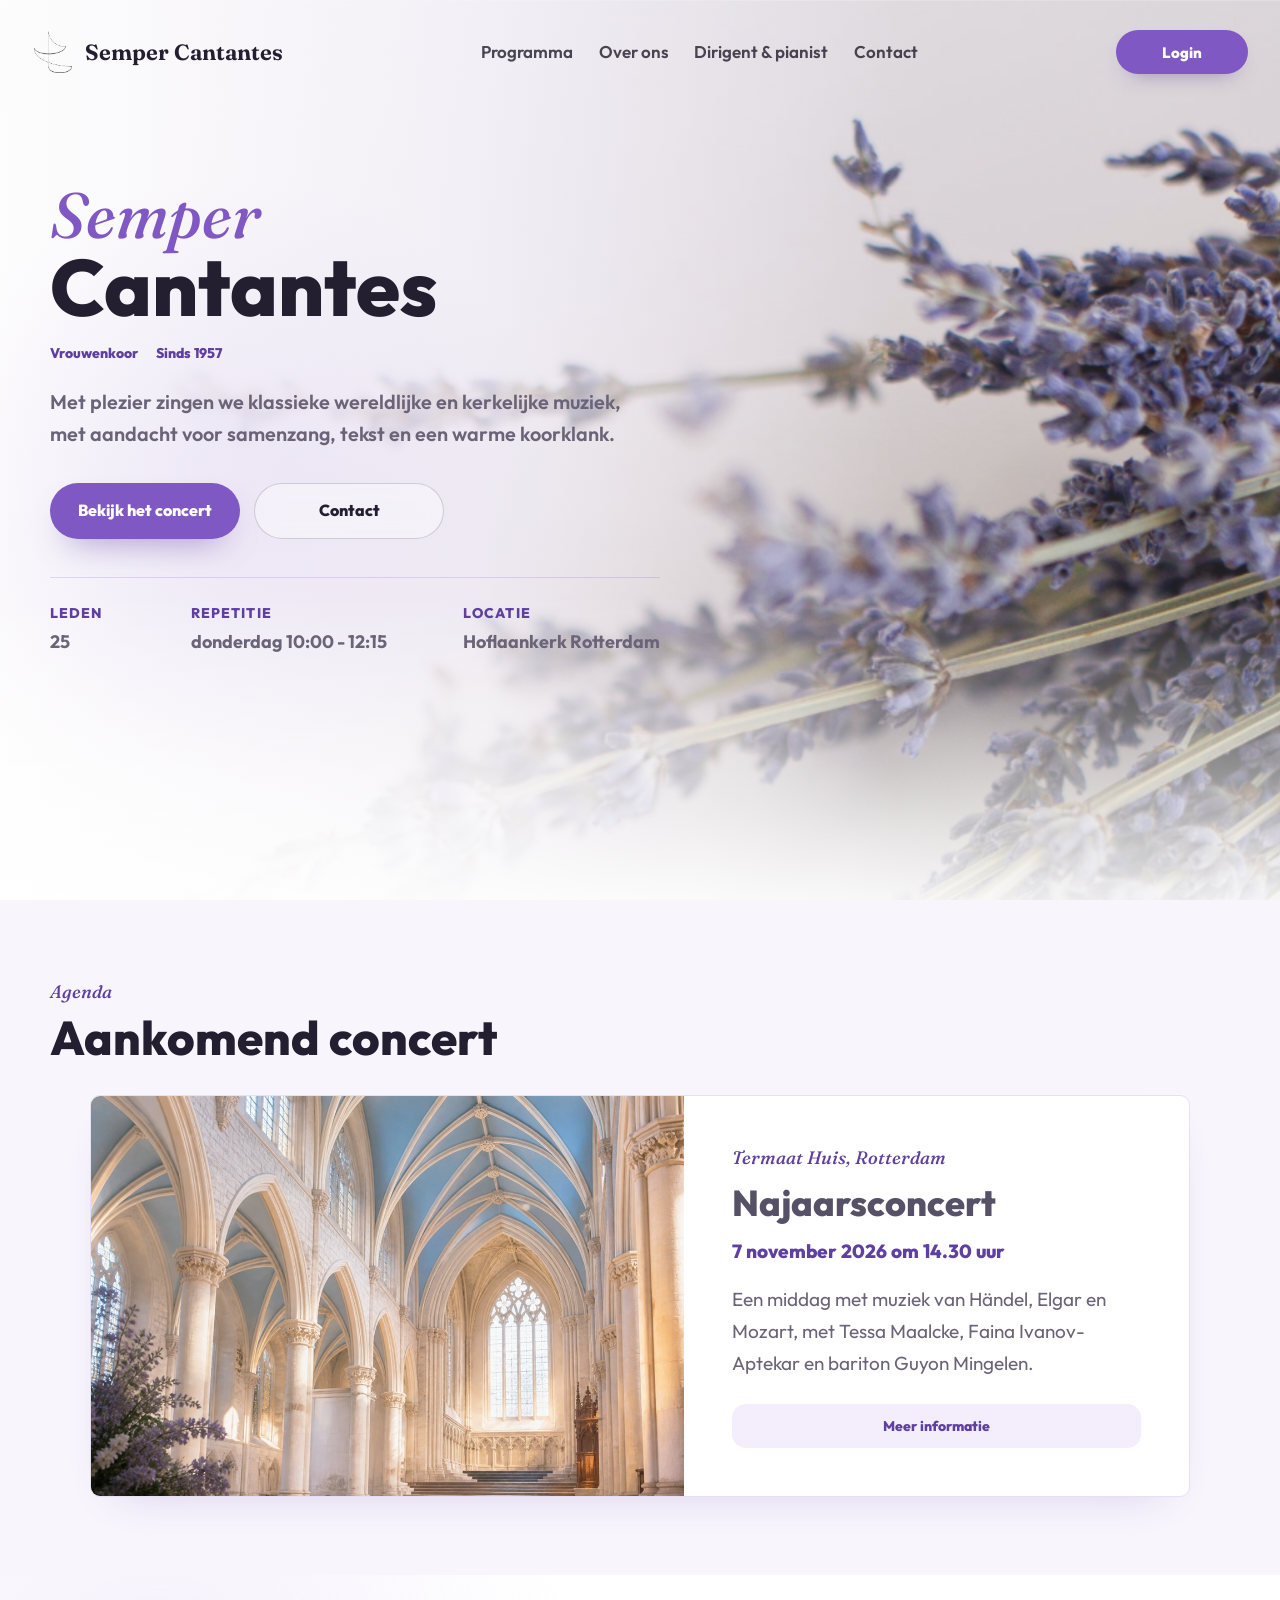
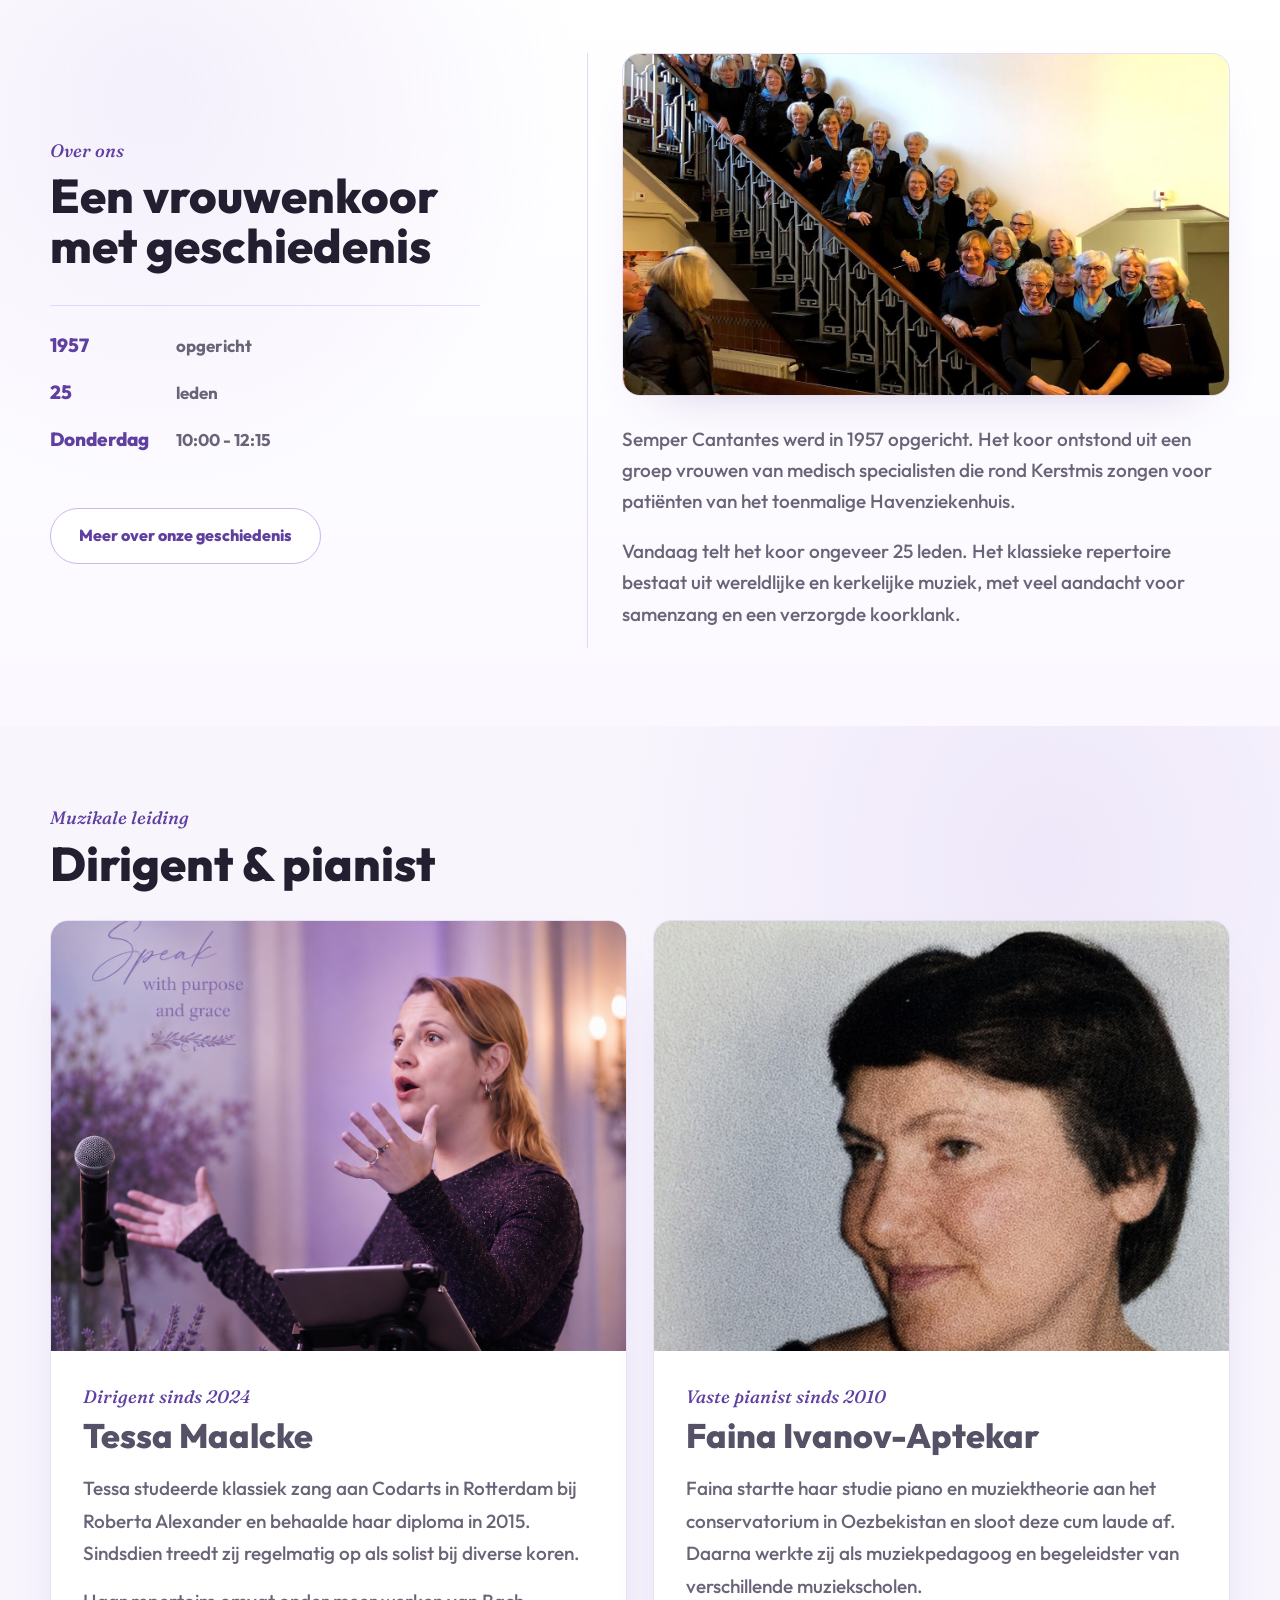
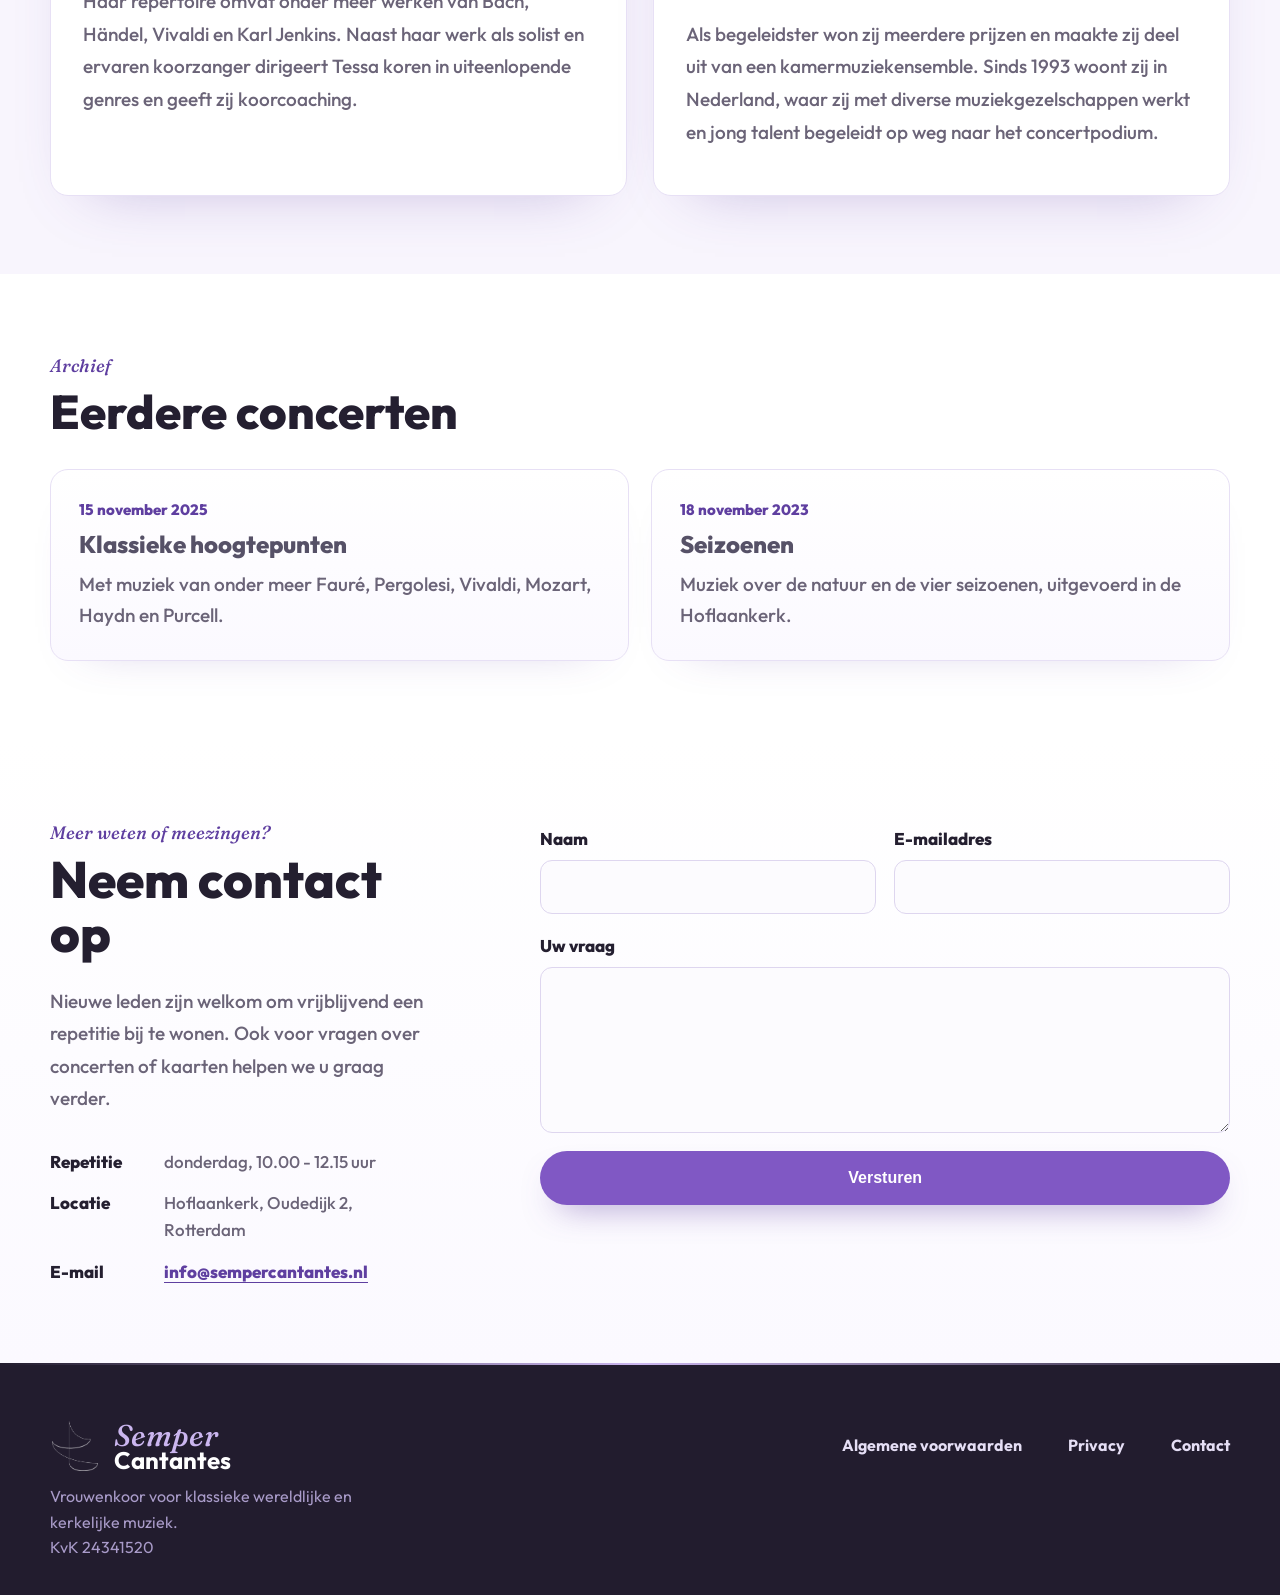
<file: index.html>
<!doctype html>
<html lang="nl">
  <head>
    <meta charset="utf-8">
    <meta name="viewport" content="width=device-width, initial-scale=1">
    <title>Semper Cantantes</title>
    <meta
      name="description"
      content="Semper Cantantes is een vrouwenkoor met klassieke wereldlijke en kerkelijke muziek."
    >
    <link rel="preconnect" href="https://fonts.googleapis.com">
    <link rel="preconnect" href="https://fonts.gstatic.com" crossorigin>
    <link
      href="https://fonts.googleapis.com/css2?family=Fraunces:ital,opsz,wght@0,9..144,500;0,9..144,650;1,9..144,500;1,9..144,650&family=Outfit:wght@400;500;600;700;800&display=swap"
      rel="stylesheet"
    >
    <link rel="stylesheet" href="styles.css?v=final-refinement-20260808">
  </head>
  <body data-version="client-round-20260716">
    <!-- Hero and primary navigation -->
    <header class="hero" id="home">
      <nav class="site-nav" aria-label="Hoofdnavigatie">
        <a class="nav-brand" href="#home" aria-label="Semper Cantantes home">
          <img src="assets/semper-logo.png" alt="">
          <span>Semper Cantantes</span>
        </a>
        <details class="mobile-nav">
          <summary aria-label="Open menu">
            <span>Menu</span>
            <i aria-hidden="true"></i>
          </summary>
          <div class="mobile-nav-panel">
            <a class="nav-link" href="#concerten">Programma</a>
            <a class="nav-link" href="#over-ons">Over ons</a>
            <a class="nav-link" href="#team">Dirigent & pianist</a>
            <a class="nav-link" href="#eerdere-concerten">Eerdere concerten</a>
            <a class="nav-link" href="#contact">Contact</a>
            <button
              class="login-link"
              type="button"
              data-login-demo
              data-member-logged-out
              aria-haspopup="dialog"
              aria-controls="login-demo"
            >
              Login
            </button>
            <div class="mobile-member-area" data-member-profile hidden>
              <p>
                <span class="member-avatar" aria-hidden="true">S</span>
                Welkom <strong data-member-display-name>Sibylle</strong>
              </p>
              <a href="verjaardagen.html">Verjaardagen</a>
              <button type="button" data-member-logout>Uitloggen</button>
            </div>
          </div>
        </details>
        <div class="nav-links">
          <a class="nav-link" href="#concerten">Programma</a>
          <a class="nav-link" href="#over-ons">Over ons</a>
          <a class="nav-link" href="#team">Dirigent & pianist</a>
          <a class="nav-link" href="#contact">Contact</a>
        </div>
        <div class="nav-actions">
          <button
            class="login-link"
            type="button"
            data-login-demo
            data-member-logged-out
            aria-haspopup="dialog"
            aria-controls="login-demo"
          >
            Login
          </button>
          <details class="member-profile" data-member-profile hidden>
            <summary>
              <span class="member-avatar" aria-hidden="true">S</span>
              <span>Welkom <strong data-member-display-name>Sibylle</strong></span>
            </summary>
            <div class="member-profile-menu">
              <a href="verjaardagen.html">Verjaardagen</a>
              <button type="button" data-member-logout>Uitloggen</button>
            </div>
          </details>
        </div>
      </nav>

      <div class="hero-content">
        <p class="brand-script">Semper</p>
        <h1>Cantantes</h1>
        <div class="hero-kicker">
          <span>Vrouwenkoor</span>
          <span>Sinds 1957</span>
        </div>
        <p class="hero-copy">
          Met plezier zingen we klassieke wereldlijke en kerkelijke muziek,
          met aandacht voor samenzang, tekst en een warme koorklank.
        </p>
        <div class="hero-actions" aria-label="Belangrijke acties">
          <a class="button button-primary" href="#concerten">Bekijk het concert</a>
          <a class="button button-ghost" href="#contact">Contact</a>
        </div>
        <dl class="hero-details" aria-label="Kerngegevens Semper Cantantes">
          <div>
            <dt>Leden</dt>
            <dd>25</dd>
          </div>
          <div>
            <dt>Repetitie</dt>
            <dd>donderdag 10:00 - 12:15</dd>
          </div>
          <div>
            <dt>Locatie</dt>
            <dd>Hoflaankerk Rotterdam</dd>
          </div>
        </dl>
      </div>
    </header>

    <main id="main-content">
      <!-- Upcoming concerts -->
      <section class="concert-section" id="concerten" aria-labelledby="concerten-title">
        <div class="section-inner">
          <div class="section-heading">
            <p class="eyebrow">Agenda</p>
            <h2 id="concerten-title">Aankomend concert</h2>
          </div>

          <div class="upcoming-concert">
            <article class="concert-card concert-card-featured">
              <div class="concert-image">
                <img
                  src="assets/najaarsconcert-card.jpg"
                  alt="Licht kerkinterieur met blauwe gewelven voor het Najaarsconcert"
                >
              </div>
              <div class="concert-body">
                <p class="eyebrow">Termaat Huis, Rotterdam</p>
                <h3>Najaarsconcert</h3>
                <p class="concert-meta">
                  <time datetime="2026-11-07T14:30">7 november 2026 om 14.30 uur</time>
                </p>
                <p>
                  Een middag met muziek van H&auml;ndel, Elgar en Mozart, met
                  Tessa Maalcke, Faina Ivanov-Aptekar en bariton Guyon Mingelen.
                </p>
                <a class="small-button" href="concert.html">Meer informatie</a>
              </div>
            </article>
          </div>
        </div>
      </section>

      <!-- Choir introduction -->
      <section class="about-section" id="over-ons" aria-labelledby="over-title">
        <div class="section-inner about-grid">
          <div class="about-heading">
            <p class="eyebrow">Over ons</p>
            <h2 id="over-title">Een vrouwenkoor met geschiedenis</h2>
            <dl class="about-facts" aria-label="Kerngegevens over Semper Cantantes">
              <div>
                <dt>1957</dt>
                <dd>opgericht</dd>
              </div>
              <div>
                <dt>25</dt>
                <dd>leden</dd>
              </div>
              <div>
                <dt>Donderdag</dt>
                <dd>10:00 - 12:15</dd>
              </div>
            </dl>
            <a class="button button-outline about-history-link" href="geschiedenis.html">
              Meer over onze geschiedenis
            </a>
          </div>
          <div class="about-copy">
            <figure class="about-photo">
              <img src="assets/koor-trapfoto.jpeg" alt="Leden van Semper Cantantes op de trap">
            </figure>
            <p>
              Semper Cantantes werd in 1957 opgericht. Het koor ontstond uit
              een groep vrouwen van medisch specialisten die rond Kerstmis
              zongen voor pati&euml;nten van het toenmalige Havenziekenhuis.
            </p>
            <p>
              Vandaag telt het koor ongeveer 25 leden. Het klassieke repertoire
              bestaat uit wereldlijke en kerkelijke muziek, met veel aandacht
              voor samenzang en een verzorgde koorklank.
            </p>
          </div>
        </div>
      </section>

      <!-- Musical direction -->
      <section class="team-section" id="team" aria-labelledby="team-title">
        <div class="section-inner">
          <div class="section-heading">
            <p class="eyebrow">Muzikale leiding</p>
            <h2 id="team-title">Dirigent & pianist</h2>
          </div>

          <div class="team-grid">
            <article class="team-card">
              <div class="team-image">
                <img src="assets/dirigent-tessa-lavender.png" alt="Dirigent Tessa tijdens een repetitie">
              </div>
              <div class="team-copy">
                <p class="eyebrow">Dirigent sinds 2024</p>
                <h3>Tessa Maalcke</h3>
                <p>
                  Tessa studeerde klassiek zang aan Codarts in Rotterdam bij
                  Roberta Alexander en behaalde haar diploma in 2015. Sindsdien
                  treedt zij regelmatig op als solist bij diverse koren.
                </p>
                <p>
                  Haar repertoire omvat onder meer werken van Bach, H&auml;ndel,
                  Vivaldi en Karl Jenkins. Naast haar werk als solist en ervaren
                  koorzanger dirigeert Tessa koren in uiteenlopende genres en
                  geeft zij koorcoaching.
                </p>
              </div>
            </article>

            <article class="team-card">
              <div class="team-image team-image-faina">
                <img
                  src="assets/faina-ivanov-aptekar-crop.jpeg"
                  alt="Pianist Faina Ivanov-Aptekar"
                >
              </div>
              <div class="team-copy">
                <p class="eyebrow">Vaste pianist sinds 2010</p>
                <h3>Faina Ivanov-Aptekar</h3>
                <p>
                  Faina startte haar studie piano en muziektheorie aan het
                  conservatorium in Oezbekistan en sloot deze cum laude af.
                  Daarna werkte zij als muziekpedagoog en begeleidster van
                  verschillende muziekscholen.
                </p>
                <p>
                  Als begeleidster won zij meerdere prijzen en maakte zij deel
                  uit van een kamermuziekensemble. Sinds 1993 woont zij in
                  Nederland, waar zij met diverse muziekgezelschappen werkt en
                  jong talent begeleidt op weg naar het concertpodium.
                </p>
              </div>
            </article>
          </div>
        </div>
      </section>

      <!-- Concert archive -->
      <section class="previous-section" id="eerdere-concerten" aria-labelledby="previous-title">
        <div class="section-inner">
          <div class="section-heading">
            <p class="eyebrow">Archief</p>
            <h2 id="previous-title">Eerdere concerten</h2>
          </div>

          <div class="previous-grid">
            <article class="previous-card">
              <time datetime="2025-11-15">15 november 2025</time>
              <h3>Klassieke hoogtepunten</h3>
              <p>
                Met muziek van onder meer Faur&eacute;, Pergolesi, Vivaldi,
                Mozart, Haydn en Purcell.
              </p>
            </article>
            <article class="previous-card">
              <time datetime="2023-11-18">18 november 2023</time>
              <h3>Seizoenen</h3>
              <p>
                Muziek over de natuur en de vier seizoenen, uitgevoerd in de
                Hoflaankerk.
              </p>
            </article>
          </div>
        </div>
      </section>

      <!-- Contact and rehearsal information -->
      <section class="contact-section" id="contact" aria-labelledby="contact-title">
        <div class="section-inner contact-layout">
          <div class="contact-intro">
            <p class="eyebrow">Meer weten of meezingen?</p>
            <h2 id="contact-title">Neem contact op</h2>
            <p class="contact-lead">
              Nieuwe leden zijn welkom om vrijblijvend een repetitie bij te
              wonen. Ook voor vragen over concerten of kaarten helpen we u
              graag verder.
            </p>
            <dl class="contact-details">
              <div>
                <dt>Repetitie</dt>
                <dd>donderdag, 10.00 - 12.15 uur</dd>
              </div>
              <div>
                <dt>Locatie</dt>
                <dd>Hoflaankerk, Oudedijk 2, Rotterdam</dd>
              </div>
              <div>
                <dt>E-mail</dt>
                <dd><a href="mailto:info@sempercantantes.nl">info@sempercantantes.nl</a></dd>
              </div>
            </dl>
          </div>

          <form
            class="contact-form"
            action="mailto:info@sempercantantes.nl"
            method="post"
            enctype="text/plain"
          >
            <label for="contact-name">
              Naam
              <input
                id="contact-name"
                type="text"
                name="naam"
                autocomplete="name"
                required
              >
            </label>
            <label for="email">
              E-mailadres
              <input id="email" type="email" name="email" autocomplete="email" required>
            </label>
            <label class="message-field" for="message">
              Uw vraag
              <textarea id="message" name="message" rows="5" required></textarea>
            </label>
            <button class="button button-primary form-submit" type="submit">Versturen</button>
          </form>
        </div>
      </section>

    </main>

    <div
      class="login-demo"
      id="login-demo"
      role="dialog"
      aria-modal="true"
      aria-label="Ledenomgeving"
      hidden
    >
      <div class="login-demo-inner">
        <button class="login-demo-close" type="button" data-close-login aria-label="Sluiten">&times;</button>

        <section class="auth-view" data-auth-view>
          <p class="eyebrow">Ledenomgeving</p>
          <h2 id="login-demo-title">Welkom</h2>
          <p class="auth-intro">
            Log in met uw gebruikersnaam en wachtwoord.
          </p>

          <div class="auth-switch" aria-label="Kies inloggen of registreren">
            <button type="button" data-auth-mode="login" aria-pressed="true">Inloggen</button>
            <button type="button" data-auth-mode="register" aria-pressed="false">Registreren</button>
          </div>

          <form class="auth-form" data-login-form novalidate>
            <label for="member-username">
              Gebruikersnaam
              <input id="member-username" type="text" name="username" autocomplete="username" required>
            </label>
            <label for="member-password">
              Wachtwoord
              <input
                id="member-password"
                type="password"
                name="password"
                autocomplete="current-password"
                required
              >
            </label>
            <p class="auth-message" data-login-message role="alert"></p>
            <button class="button button-primary" type="submit">Inloggen</button>
          </form>

          <div class="registration-message" data-register-panel hidden>
            <h3 id="registration-title" tabindex="-1">Registreren</h3>
            <p>
              Registreren is in deze demonstratie nog niet beschikbaar. In een
              toekomstige ledenomgeving worden accounts door Semper Cantantes beheerd.
            </p>
          </div>

          <p class="login-demo-note">
            Deze demonstratie bewaart alleen de inlogstatus in deze browser.
          </p>
        </section>
      </div>
    </div>

    <div class="site-feedback" data-site-feedback role="status" aria-live="polite" hidden></div>

    <!-- Footer -->
    <footer class="site-footer">
      <div class="footer-inner">
        <div class="footer-brand">
          <img class="footer-logo" src="assets/semper-logo.png" alt="">
          <div>
            <p class="brand-script">Semper</p>
            <strong>Cantantes</strong>
          </div>
          <span>Vrouwenkoor voor klassieke wereldlijke en kerkelijke muziek.</span>
          <span>KvK 24341520</span>
        </div>
        <nav aria-label="Footer navigatie">
          <a href="algemene-voorwaarden.html">Algemene voorwaarden</a>
          <a href="privacy.html">Privacy</a>
          <a href="#contact">Contact</a>
        </nav>
      </div>
    </footer>
    <script>
      const siteNavigation = document.querySelector(".site-nav");

      if (siteNavigation) {
        const updateNavigation = () => {
          siteNavigation.classList.toggle("is-scrolled", window.scrollY > 16);
        };

        updateNavigation();
        window.addEventListener("scroll", updateNavigation, { passive: true });

        document.querySelectorAll(".mobile-nav a").forEach((link) => {
          link.addEventListener("click", () => {
            link.closest(".mobile-nav")?.removeAttribute("open");
          });
        });
      }

    </script>
    <script src="member-auth.js?v=final-refinement-20260808"></script>
  </body>
</html>
</file>
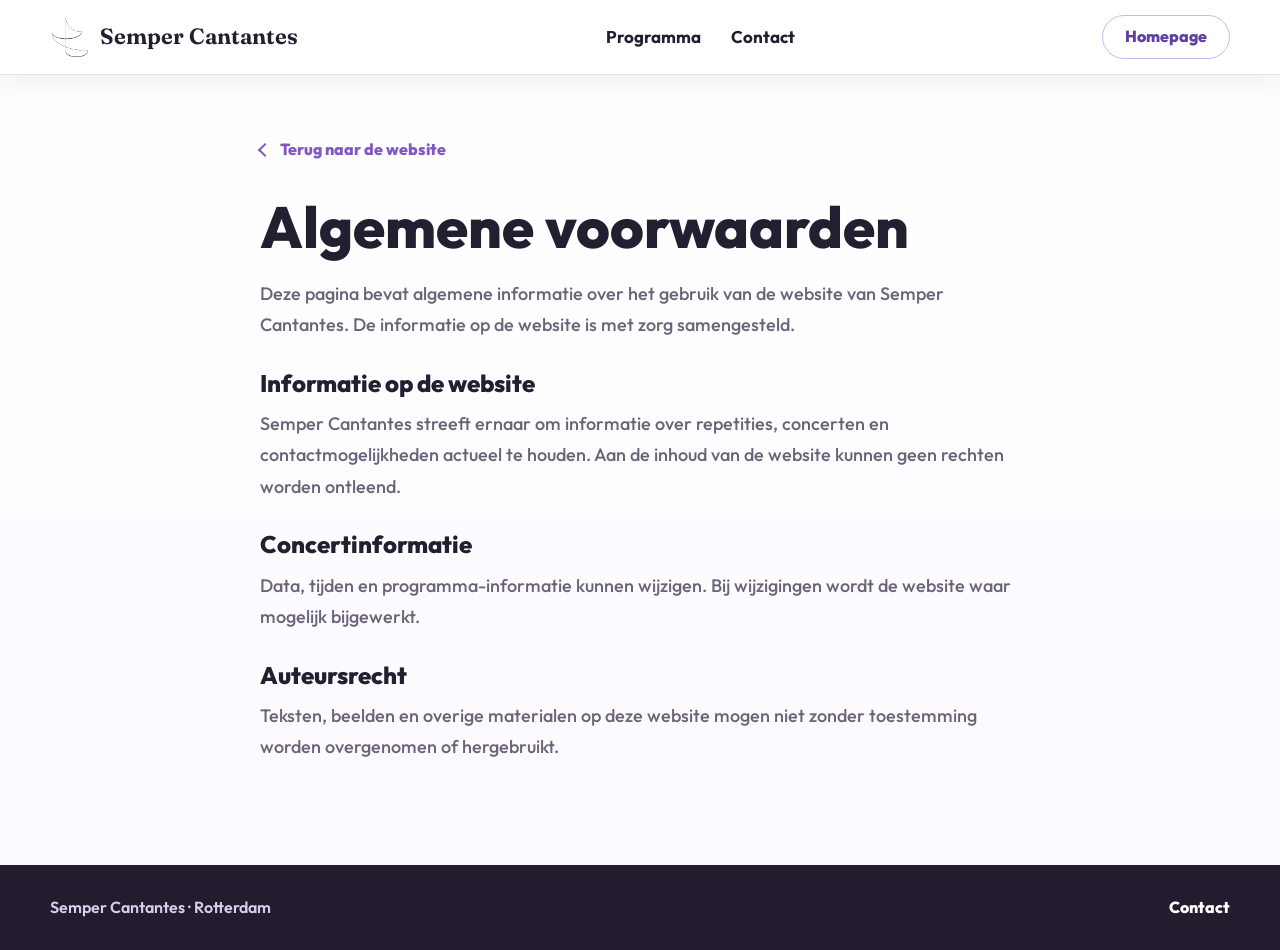
<file: algemene-voorwaarden.html>
<!doctype html>
<html lang="nl">
  <head>
    <meta charset="utf-8">
    <meta name="viewport" content="width=device-width, initial-scale=1">
    <title>Algemene voorwaarden | Semper Cantantes</title>
    <link rel="preconnect" href="https://fonts.googleapis.com">
    <link rel="preconnect" href="https://fonts.gstatic.com" crossorigin>
    <link
      href="https://fonts.googleapis.com/css2?family=Fraunces:ital,opsz,wght@0,9..144,500;0,9..144,650;1,9..144,500&family=Outfit:wght@400;500;600;700;800&display=swap"
      rel="stylesheet"
    >
    <link rel="stylesheet" href="styles.css?v=final-refinement-20260808">
  </head>
  <body class="legal-page">
    <header class="subpage-header">
      <nav class="subpage-nav" aria-label="Paginanavigatie">
        <a class="subpage-brand" href="index.html" aria-label="Semper Cantantes homepage">
          <img src="assets/semper-logo.png" alt="">
          <span>Semper Cantantes</span>
        </a>
        <div class="subpage-links">
          <a href="index.html#concerten">Programma</a>
          <a href="index.html#contact">Contact</a>
        </div>
        <a class="subpage-home" href="index.html">Homepage</a>
      </nav>
    </header>

    <main class="legal-main">
      <a class="detail-back" href="index.html">Terug naar de website</a>
      <h1>Algemene voorwaarden</h1>
      <p>
        Deze pagina bevat algemene informatie over het gebruik van de website
        van Semper Cantantes. De informatie op de website is met zorg
        samengesteld.
      </p>
      <h2>Informatie op de website</h2>
      <p>
        Semper Cantantes streeft ernaar om informatie over repetities,
        concerten en contactmogelijkheden actueel te houden. Aan de inhoud van
        de website kunnen geen rechten worden ontleend.
      </p>
      <h2>Concertinformatie</h2>
      <p>
        Data, tijden en programma-informatie kunnen wijzigen. Bij wijzigingen
        wordt de website waar mogelijk bijgewerkt.
      </p>
      <h2>Auteursrecht</h2>
      <p>
        Teksten, beelden en overige materialen op deze website mogen niet
        zonder toestemming worden overgenomen of hergebruikt.
      </p>
    </main>

    <footer class="subpage-footer">
      <span>Semper Cantantes &middot; Rotterdam</span>
      <a href="index.html#contact">Contact</a>
    </footer>
  </body>
</html>
</file>
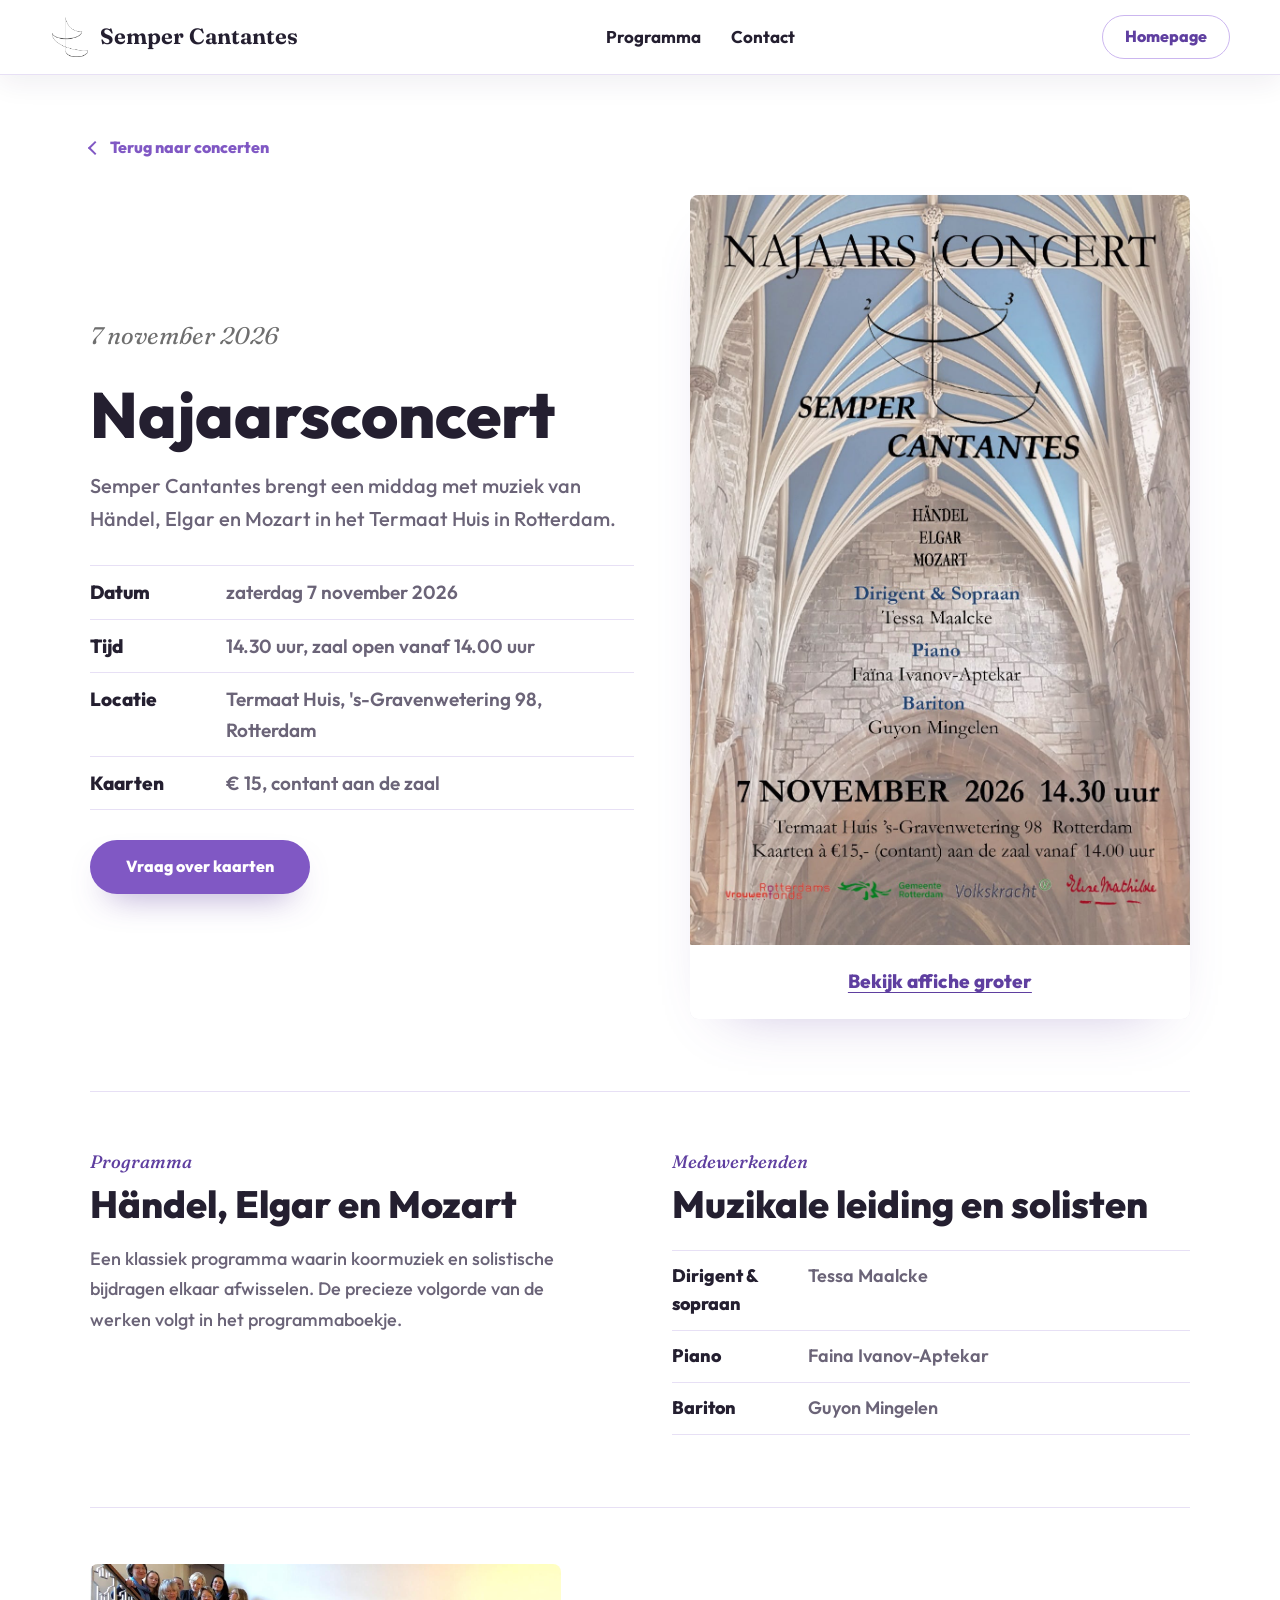
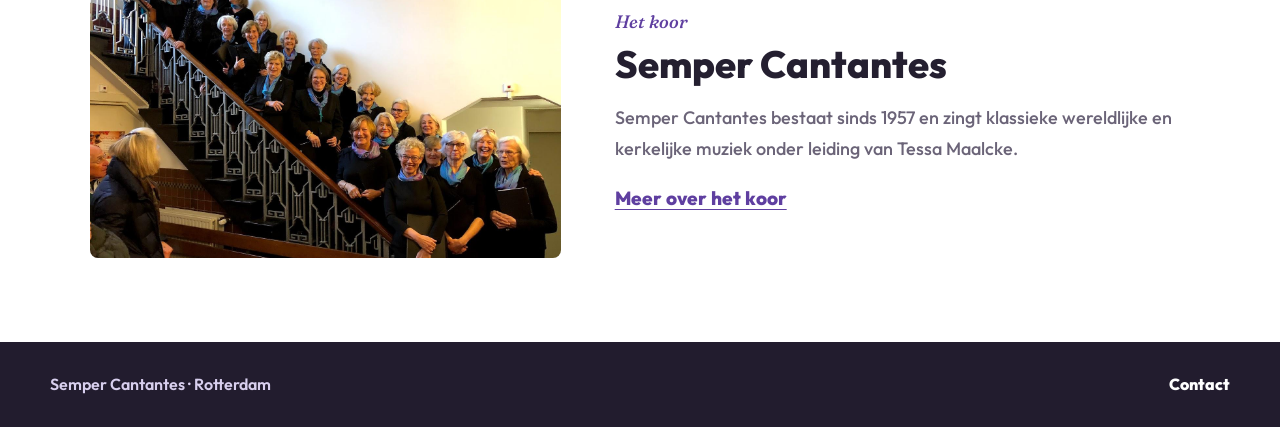
<file: concert.html>
<!doctype html>
<html lang="nl">
  <head>
    <meta charset="utf-8">
    <meta name="viewport" content="width=device-width, initial-scale=1">
    <title>Najaarsconcert | Semper Cantantes</title>
    <meta
      name="description"
      content="Meer informatie over het aankomende Najaarsconcert van Semper Cantantes."
    >
    <link rel="preconnect" href="https://fonts.googleapis.com">
    <link rel="preconnect" href="https://fonts.gstatic.com" crossorigin>
    <link
      href="https://fonts.googleapis.com/css2?family=Fraunces:ital,opsz,wght@0,9..144,500;0,9..144,650;1,9..144,500;1,9..144,650&family=Outfit:wght@400;500;600;700;800&display=swap"
      rel="stylesheet"
    >
    <link rel="stylesheet" href="styles.css?v=final-refinement-20260808">
  </head>
  <body class="detail-page" data-version="client-round-20260716">
    <header class="subpage-header">
      <nav class="subpage-nav" aria-label="Paginanavigatie">
        <a class="subpage-brand" href="index.html" aria-label="Semper Cantantes homepage">
          <img src="assets/semper-logo.png" alt="">
          <span>Semper Cantantes</span>
        </a>
        <div class="subpage-links">
          <a href="index.html#concerten">Programma</a>
          <a href="index.html#contact">Contact</a>
        </div>
        <a class="subpage-home" href="index.html">Homepage</a>
      </nav>
    </header>

    <main class="concert-detail-main">
      <section class="concert-detail" aria-labelledby="concert-detail-title">
        <a class="detail-back" href="index.html#concerten">Terug naar concerten</a>

        <div class="concert-detail-hero">
          <div class="detail-copy">
            <p class="eyebrow">7 november 2026</p>
            <h1 id="concert-detail-title">Najaarsconcert</h1>
            <p>
              Semper Cantantes brengt een middag met muziek van H&auml;ndel,
              Elgar en Mozart in het Termaat Huis in Rotterdam.
            </p>

            <dl class="event-facts">
              <div>
                <dt>Datum</dt>
                <dd>zaterdag 7 november 2026</dd>
              </div>
              <div>
                <dt>Tijd</dt>
                <dd>14.30 uur, zaal open vanaf 14.00 uur</dd>
              </div>
              <div>
                <dt>Locatie</dt>
                <dd>Termaat Huis, 's-Gravenwetering 98, Rotterdam</dd>
              </div>
              <div>
                <dt>Kaarten</dt>
                <dd>&euro; 15, contant aan de zaal</dd>
              </div>
            </dl>

            <div class="detail-actions">
              <a class="button button-primary" href="index.html#contact">Vraag over kaarten</a>
            </div>
          </div>

          <figure class="detail-media detail-media-poster">
            <img
              src="assets/najaarsconcert-2026.jpeg"
              alt="Affiche van het Najaarsconcert van Semper Cantantes op 7 november 2026"
            >
            <figcaption>
              <a
                class="text-link poster-link"
                href="assets/najaarsconcert-2026.jpeg"
                target="_blank"
                rel="noopener"
              >Bekijk affiche groter</a>
            </figcaption>
          </figure>
        </div>

        <div class="concert-program">
          <section aria-labelledby="program-title">
            <p class="eyebrow">Programma</p>
            <h2 id="program-title">H&auml;ndel, Elgar en Mozart</h2>
            <p>
              Een klassiek programma waarin koormuziek en solistische bijdragen
              elkaar afwisselen. De precieze volgorde van de werken volgt in het
              programmaboekje.
            </p>
          </section>

          <section aria-labelledby="performers-title">
            <p class="eyebrow">Medewerkenden</p>
            <h2 id="performers-title">Muzikale leiding en solisten</h2>
            <dl class="performer-list">
              <div><dt>Dirigent & sopraan</dt><dd>Tessa Maalcke</dd></div>
              <div><dt>Piano</dt><dd>Faina Ivanov-Aptekar</dd></div>
              <div><dt>Bariton</dt><dd>Guyon Mingelen</dd></div>
            </dl>
          </section>
        </div>

        <section class="concert-choir" aria-labelledby="concert-choir-title">
          <img src="assets/koor-trapfoto.jpeg" alt="Leden van Semper Cantantes op de trap">
          <div>
            <p class="eyebrow">Het koor</p>
            <h2 id="concert-choir-title">Semper Cantantes</h2>
            <p>
              Semper Cantantes bestaat sinds 1957 en zingt klassieke
              wereldlijke en kerkelijke muziek onder leiding van Tessa Maalcke.
            </p>
            <a class="text-link" href="index.html#over-ons">Meer over het koor</a>
          </div>
        </section>
      </section>
    </main>

    <footer class="subpage-footer">
      <span>Semper Cantantes &middot; Rotterdam</span>
      <a href="index.html#contact">Contact</a>
    </footer>
  </body>
</html>
</file>
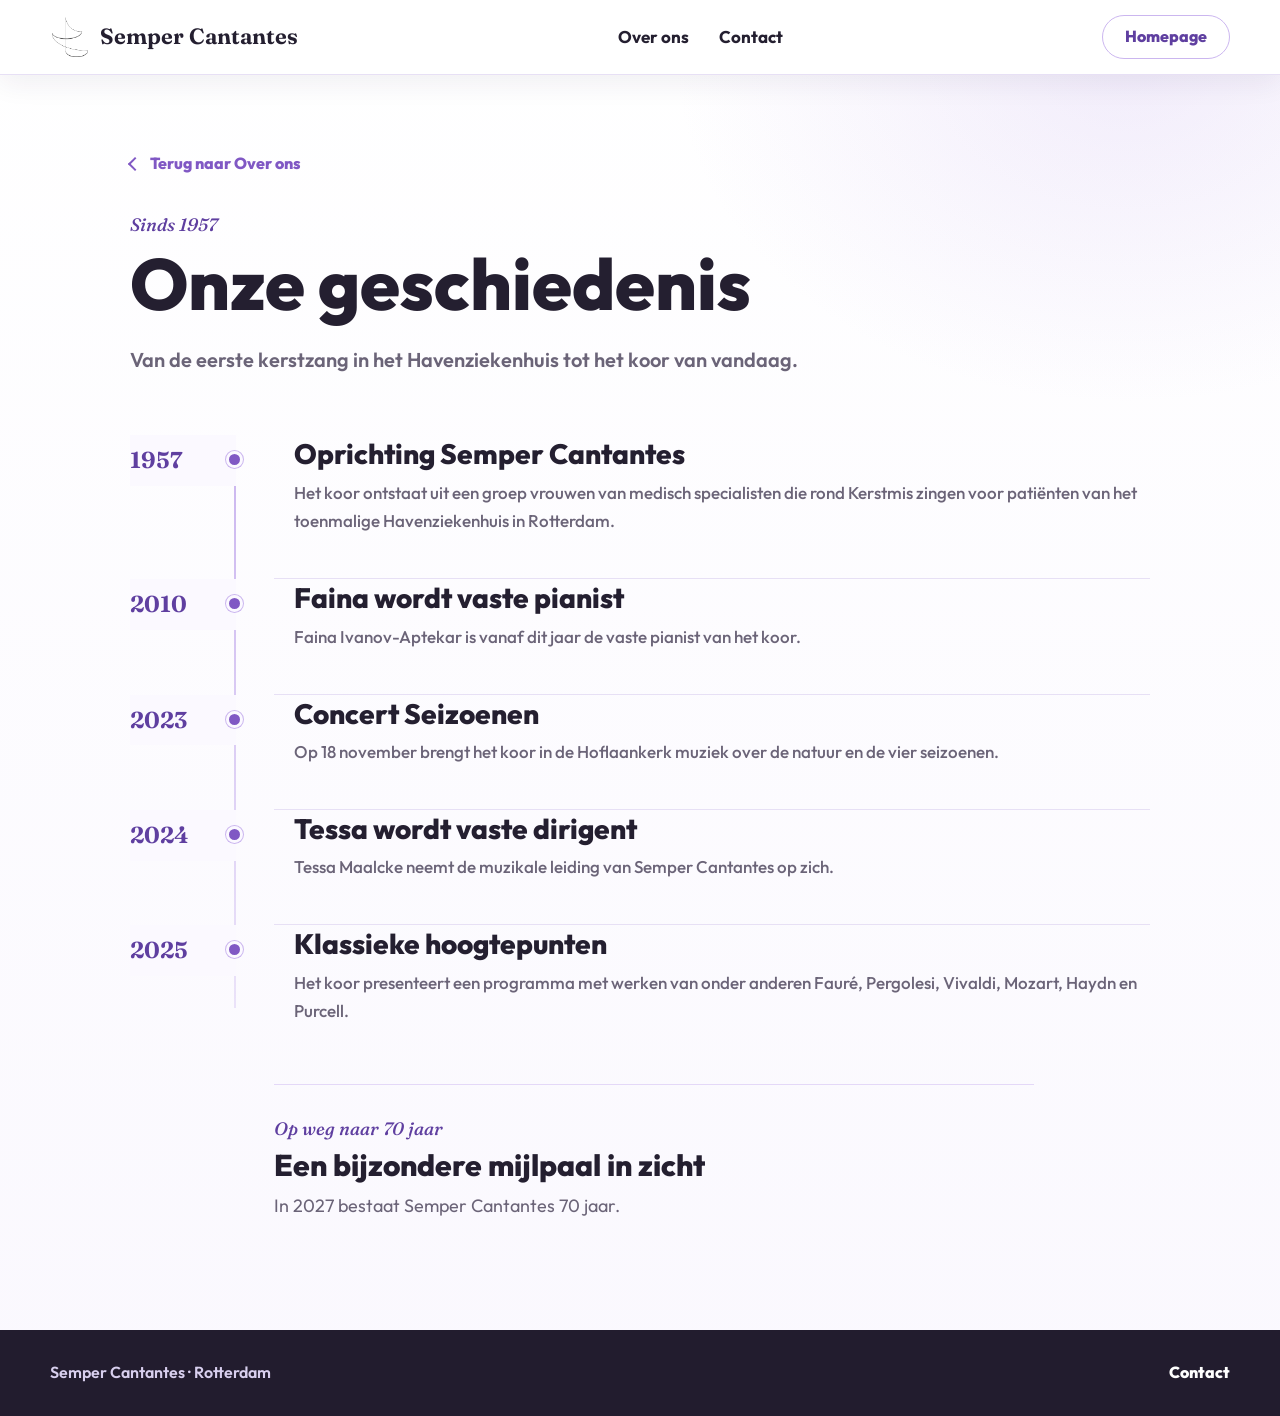
<file: geschiedenis.html>
<!doctype html>
<html lang="nl">
  <head>
    <meta charset="utf-8">
    <meta name="viewport" content="width=device-width, initial-scale=1">
    <title>Onze geschiedenis | Semper Cantantes</title>
    <meta
      name="description"
      content="De geschiedenis en belangrijke momenten van vrouwenkoor Semper Cantantes."
    >
    <link rel="preconnect" href="https://fonts.googleapis.com">
    <link rel="preconnect" href="https://fonts.gstatic.com" crossorigin>
    <link
      href="https://fonts.googleapis.com/css2?family=Fraunces:ital,opsz,wght@0,9..144,500;0,9..144,650&family=Outfit:wght@400;500;600;700;800&display=swap"
      rel="stylesheet"
    >
    <link rel="stylesheet" href="styles.css?v=final-refinement-20260808">
  </head>
  <body class="history-page">
    <header class="subpage-header">
      <nav class="subpage-nav" aria-label="Paginanavigatie">
        <a class="subpage-brand" href="index.html" aria-label="Semper Cantantes homepage">
          <img src="assets/semper-logo.png" alt="">
          <span>Semper Cantantes</span>
        </a>
        <div class="subpage-links">
          <a href="index.html#over-ons">Over ons</a>
          <a href="index.html#contact">Contact</a>
        </div>
        <a class="subpage-home" href="index.html">Homepage</a>
      </nav>
    </header>

    <main class="history-main">
      <a class="detail-back" href="index.html#over-ons">Terug naar Over ons</a>

      <header class="history-header">
        <p class="eyebrow">Sinds 1957</p>
        <h1>Onze geschiedenis</h1>
        <p>
          Van de eerste kerstzang in het Havenziekenhuis tot het koor van vandaag.
        </p>
      </header>

      <ol class="history-timeline">
        <li>
          <time datetime="1957">1957</time>
          <div>
            <h2>Oprichting Semper Cantantes</h2>
            <p>
              Het koor ontstaat uit een groep vrouwen van medisch specialisten
              die rond Kerstmis zingen voor pati&euml;nten van het toenmalige
              Havenziekenhuis in Rotterdam.
            </p>
          </div>
        </li>
        <li>
          <time datetime="2010">2010</time>
          <div>
            <h2>Faina wordt vaste pianist</h2>
            <p>Faina Ivanov-Aptekar is vanaf dit jaar de vaste pianist van het koor.</p>
          </div>
        </li>
        <li>
          <time datetime="2023-11-18">2023</time>
          <div>
            <h2>Concert Seizoenen</h2>
            <p>
              Op 18 november brengt het koor in de Hoflaankerk muziek over de
              natuur en de vier seizoenen.
            </p>
          </div>
        </li>
        <li>
          <time datetime="2024">2024</time>
          <div>
            <h2>Tessa wordt vaste dirigent</h2>
            <p>Tessa Maalcke neemt de muzikale leiding van Semper Cantantes op zich.</p>
          </div>
        </li>
        <li>
          <time datetime="2025-11-15">2025</time>
          <div>
            <h2>Klassieke hoogtepunten</h2>
            <p>
              Het koor presenteert een programma met werken van onder anderen
              Faur&eacute;, Pergolesi, Vivaldi, Mozart, Haydn en Purcell.
            </p>
          </div>
        </li>
      </ol>

      <aside class="history-closing" aria-label="Op weg naar het jubileum">
        <p class="eyebrow">Op weg naar 70 jaar</p>
        <h2>Een bijzondere mijlpaal in zicht</h2>
        <p>In 2027 bestaat Semper Cantantes 70 jaar.</p>
      </aside>
    </main>

    <footer class="subpage-footer">
      <span>Semper Cantantes &middot; Rotterdam</span>
      <a href="index.html#contact">Contact</a>
    </footer>
  </body>
</html>
</file>
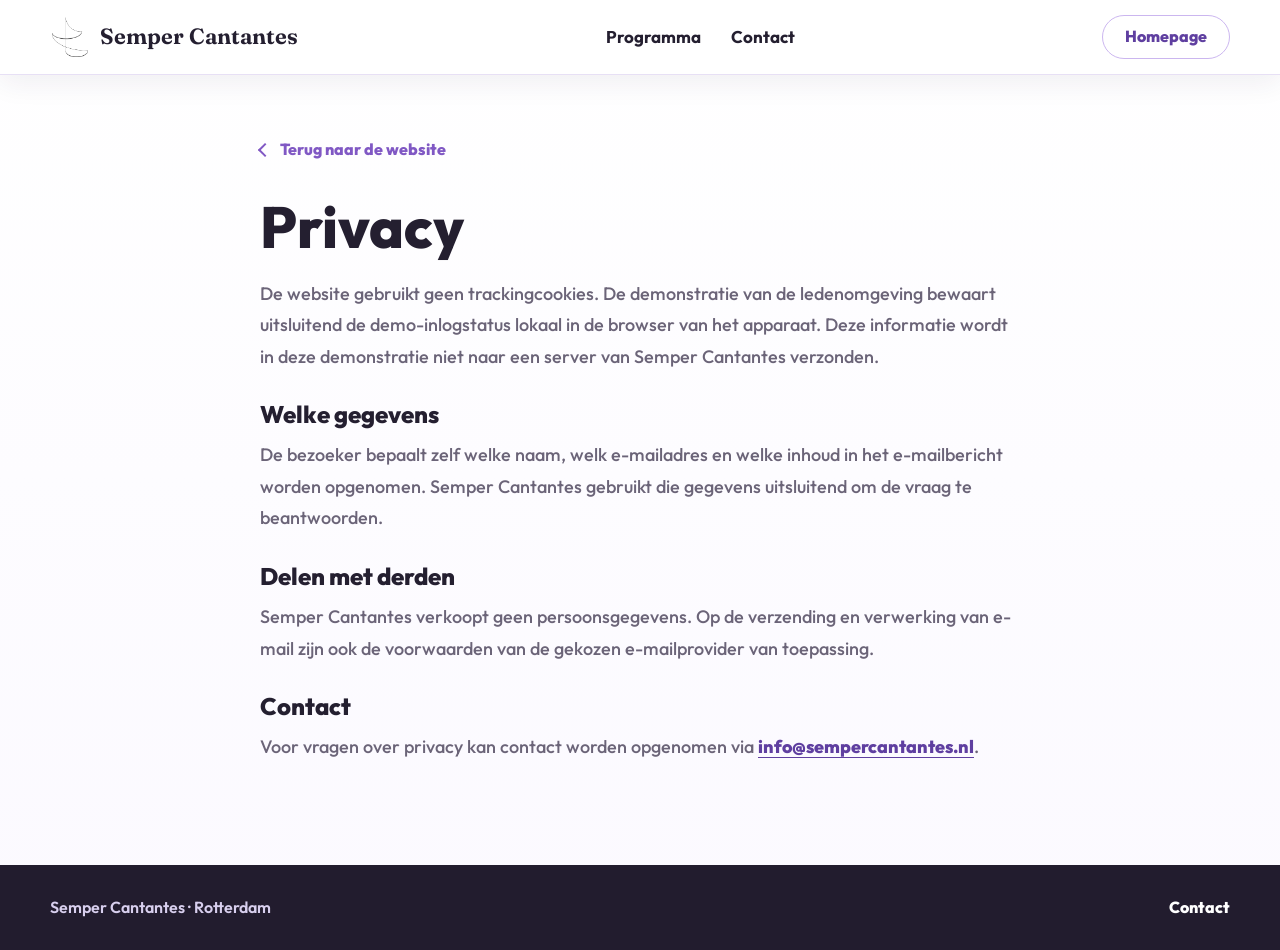
<file: privacy.html>
<!doctype html>
<html lang="nl">
  <head>
    <meta charset="utf-8">
    <meta name="viewport" content="width=device-width, initial-scale=1">
    <title>Privacy | Semper Cantantes</title>
    <link rel="preconnect" href="https://fonts.googleapis.com">
    <link rel="preconnect" href="https://fonts.gstatic.com" crossorigin>
    <link
      href="https://fonts.googleapis.com/css2?family=Fraunces:ital,opsz,wght@0,9..144,500;0,9..144,650;1,9..144,500&family=Outfit:wght@400;500;600;700;800&display=swap"
      rel="stylesheet"
    >
    <link rel="stylesheet" href="styles.css?v=final-refinement-20260808">
  </head>
  <body class="legal-page">
    <header class="subpage-header">
      <nav class="subpage-nav" aria-label="Paginanavigatie">
        <a class="subpage-brand" href="index.html" aria-label="Semper Cantantes homepage">
          <img src="assets/semper-logo.png" alt="">
          <span>Semper Cantantes</span>
        </a>
        <div class="subpage-links">
          <a href="index.html#concerten">Programma</a>
          <a href="index.html#contact">Contact</a>
        </div>
        <a class="subpage-home" href="index.html">Homepage</a>
      </nav>
    </header>

    <main class="legal-main">
      <a class="detail-back" href="index.html">Terug naar de website</a>
      <h1>Privacy</h1>
      <p>
        De website gebruikt geen trackingcookies. De demonstratie van de
        ledenomgeving bewaart uitsluitend de demo-inlogstatus lokaal in de
        browser van het apparaat. Deze informatie wordt in deze demonstratie
        niet naar een server van Semper Cantantes verzonden.
      </p>
      <h2>Welke gegevens</h2>
      <p>
        De bezoeker bepaalt zelf welke naam, welk e-mailadres en welke inhoud
        in het e-mailbericht worden opgenomen. Semper Cantantes gebruikt die
        gegevens uitsluitend om de vraag te beantwoorden.
      </p>
      <h2>Delen met derden</h2>
      <p>
        Semper Cantantes verkoopt geen persoonsgegevens. Op de verzending en
        verwerking van e-mail zijn ook de voorwaarden van de gekozen
        e-mailprovider van toepassing.
      </p>
      <h2>Contact</h2>
      <p>
        Voor vragen over privacy kan contact worden opgenomen via
        <a class="text-link" href="mailto:info@sempercantantes.nl">info@sempercantantes.nl</a>.
      </p>
    </main>

    <footer class="subpage-footer">
      <span>Semper Cantantes &middot; Rotterdam</span>
      <a href="index.html#contact">Contact</a>
    </footer>
  </body>
</html>
</file>
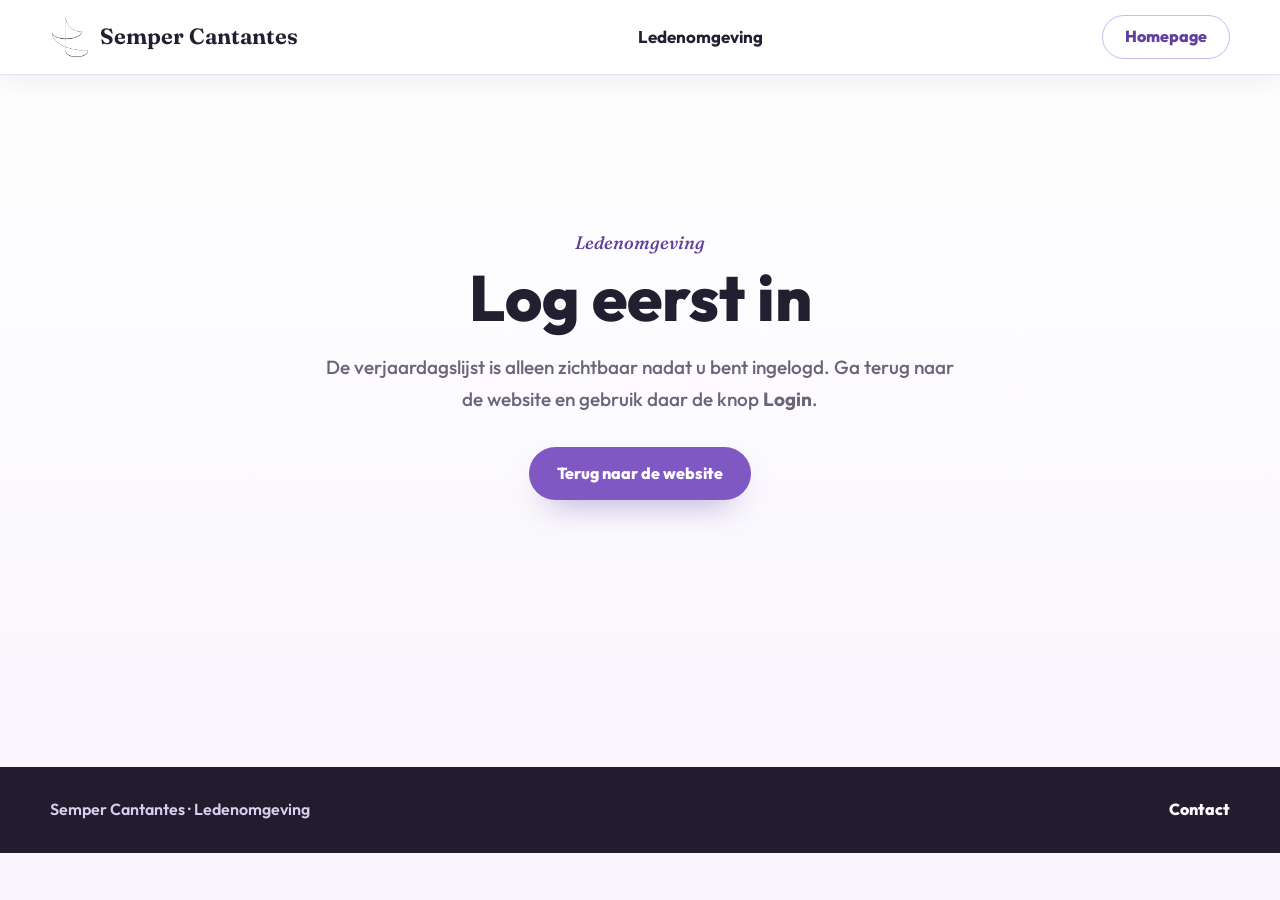
<file: verjaardagen.html>
<!doctype html>
<html lang="nl">
  <head>
    <meta charset="utf-8">
    <meta name="viewport" content="width=device-width, initial-scale=1">
    <title>Verjaardagen | Semper Cantantes</title>
    <meta
      name="description"
      content="Demo van de verjaardagslijst voor leden van Semper Cantantes."
    >
    <link rel="preconnect" href="https://fonts.googleapis.com">
    <link rel="preconnect" href="https://fonts.gstatic.com" crossorigin>
    <link
      href="https://fonts.googleapis.com/css2?family=Fraunces:ital,opsz,wght@0,9..144,500;0,9..144,650&family=Outfit:wght@400;500;600;700;800&display=swap"
      rel="stylesheet"
    >
    <link rel="stylesheet" href="styles.css?v=final-refinement-20260808">
  </head>
  <body class="member-page" data-member-page>
    <header class="subpage-header">
      <nav class="subpage-nav" aria-label="Ledenomgeving navigatie">
        <a class="subpage-brand" href="index.html" aria-label="Semper Cantantes homepage">
          <img src="assets/semper-logo.png" alt="">
          <span>Semper Cantantes</span>
        </a>
        <div class="subpage-links">
          <span>Ledenomgeving</span>
        </div>
        <div class="member-page-actions">
          <details class="member-profile" data-member-profile hidden>
            <summary>
              <span class="member-avatar" aria-hidden="true">S</span>
              <span>Welkom <strong data-member-display-name>Sibylle</strong></span>
            </summary>
            <div class="member-profile-menu">
              <a href="verjaardagen.html" aria-current="page">Verjaardagen</a>
              <button type="button" data-member-logout>Uitloggen</button>
            </div>
          </details>
          <a class="subpage-home" href="index.html">Homepage</a>
        </div>
      </nav>
    </header>

    <main class="member-main">
      <section data-member-content hidden aria-labelledby="birthdays-title">
        <header class="member-page-heading">
          <p class="eyebrow">Ledenomgeving</p>
          <h1 id="birthdays-title">Verjaardagen</h1>
          <p>Hier vindt u de verjaardagen van de koorleden, per maand.</p>
        </header>

        <div class="birthday-months birthday-page-months" aria-label="Verjaardagslijst per maand">
          <section><h2>Januari</h2><p><span>Marianne</span><time datetime="--01-18">18 januari</time></p></section>
          <section><h2>Februari</h2><p><span>Elsine</span><time datetime="--02-02">2 februari</time></p><p><span>Jos&eacute;</span><time datetime="--02-11">11 februari</time></p><p><span>Liesbeth</span><time datetime="--02-12">12 februari</time></p><p><span>Marijke</span><time datetime="--02-19">19 februari</time></p><p><span>Carla</span><time datetime="--02-23">23 februari</time></p></section>
          <section><h2>Maart</h2><p><span>Hilly</span><time datetime="--03-31">31 maart</time></p></section>
          <section><h2>April</h2><p><span>Hanneke</span><time datetime="--04-07">7 april</time></p><p><span>Irene H.</span><time datetime="--04-24">24 april</time></p></section>
          <section><h2>Mei</h2><p><span>Tessa</span><time datetime="--05-04">4 mei</time></p><p><span>Joyce</span><time datetime="--05-18">18 mei</time></p><p><span>Monique</span><time datetime="--05-18">18 mei</time></p><p><span>Irene E.</span><time datetime="--05-21">21 mei</time></p></section>
          <section><h2>Juni</h2><p class="birthday-empty">Geen verjaardagen</p></section>
          <section><h2>Juli</h2><p><span>Sibylle</span><time datetime="--07-04">4 juli</time></p><p><span>Anke</span><time datetime="--07-05">5 juli</time></p><p><span>Leni</span><time datetime="--07-27">27 juli</time></p><p><span>Maria</span><time datetime="--07-28">28 juli</time></p></section>
          <section><h2>Augustus</h2><p><span>Evita</span><time datetime="--08-20">20 augustus</time></p><p><span>Marleen</span><time datetime="--08-24">24 augustus</time></p></section>
          <section><h2>September</h2><p><span>Sonja</span><time datetime="--09-24">24 september</time></p></section>
          <section><h2>Oktober</h2><p><span>Marjolein</span><time datetime="--10-08">8 oktober</time></p><p><span>Pia</span><time datetime="--10-21">21 oktober</time></p></section>
          <section><h2>November</h2><p><span>Gemma</span><time datetime="--11-01">1 november</time></p><p><span>Lily</span><time datetime="--11-01">1 november</time></p><p><span>Faina</span><time datetime="--11-16">16 november</time></p><p><span>Beatrijs</span><time datetime="--11-27">27 november</time></p><p><span>Paula</span><time datetime="--11-27">27 november</time></p><p><span>Sabine</span><time datetime="--11-29">29 november</time></p></section>
          <section><h2>December</h2><p><span>Elly</span><time datetime="--12-06">6 december</time></p></section>
        </div>
      </section>

      <section class="member-access" data-member-access aria-labelledby="member-access-title">
        <p class="eyebrow">Ledenomgeving</p>
        <h1 id="member-access-title">Log eerst in</h1>
        <p>
          De verjaardagslijst is alleen zichtbaar nadat u bent ingelogd. Ga
          terug naar de website en gebruik daar de knop <strong>Login</strong>.
        </p>
        <a class="button button-primary" href="index.html">Terug naar de website</a>
      </section>
    </main>

    <div class="site-feedback" data-site-feedback role="status" aria-live="polite" hidden></div>

    <footer class="subpage-footer">
      <span>Semper Cantantes &middot; Ledenomgeving</span>
      <a href="index.html#contact">Contact</a>
    </footer>
    <script src="member-auth.js?v=final-refinement-20260808"></script>
  </body>
</html>
</file>
<file: styles.css>
:root {
  --bg: #ffffff;
  --bg-soft: #f8f5fd;
  --bg-lavender: #f0ebfb;
  --lav-100: #f3edfc;
  --lav-200: #e4d8f8;
  --lav-300: #cbb6ef;
  --lav-500: #9a72dc;
  --lav-600: #8058c4;
  --lav-700: #5f3fa0;
  --ink: #241f30;
  --ink-soft: #6b6478;
  --ink-faint: #9a93a8;
  --line: #e7e0f5;
  --white: #ffffff;
  --plum: #221c2e;
  --shadow: 0 24px 60px -32px rgba(95, 63, 160, 0.36);
  --radius-lg: 18px;
  --radius-md: 12px;
  --radius-pill: 999px;
  --font-display: "Fraunces", Georgia, serif;
  --font-body: "Outfit", "Segoe UI", Arial, sans-serif;
  --maxw: 1180px;
  --section-space: 88px;
}

* {
  box-sizing: border-box;
}

[hidden] {
  display: none !important;
}

.visually-hidden {
  position: absolute;
  width: 1px;
  height: 1px;
  padding: 0;
  overflow: hidden;
  clip: rect(0 0 0 0);
  white-space: nowrap;
  border: 0;
}

html {
  scroll-behavior: smooth;
  scroll-padding-top: 84px;
}

body {
  margin: 0;
  color: var(--ink);
  background: var(--bg);
  font-family: var(--font-body);
  font-size: 18px;
  line-height: 1.6;
  -webkit-font-smoothing: antialiased;
}

a {
  color: inherit;
  text-decoration: none;
}

img {
  display: block;
  max-width: 100%;
}

h1,
h2,
h3,
p {
  margin-top: 0;
}

h1,
h2,
h3 {
  color: var(--ink);
  font-weight: 800;
  letter-spacing: 0;
  line-height: 1.05;
}

.hero {
  position: relative;
  display: flex;
  flex-direction: column;
  min-height: 100vh;
  min-height: 100svh;
  overflow: hidden;
  background:
    radial-gradient(36% 50% at 18% 56%, rgba(203, 182, 239, 0.24), transparent 72%),
    linear-gradient(90deg, rgba(255, 255, 255, 0.94) 0%, rgba(248, 245, 253, 0.78) 38%, rgba(248, 245, 253, 0.12) 70%),
    url("assets/hero-lavender.png") center / cover no-repeat;
}

.hero::after {
  content: "";
  position: absolute;
  inset: auto 0 0;
  height: 34%;
  background: linear-gradient(180deg, transparent, rgba(255, 255, 255, 0.9));
  pointer-events: none;
}

.site-nav {
  position: fixed;
  top: 0;
  left: 0;
  z-index: 100;
  display: flex;
  align-items: center;
  justify-content: space-between;
  gap: 32px;
  width: 100%;
  margin: 0;
  padding: 14px max(20px, calc((100vw - var(--maxw)) / 2));
  color: var(--ink);
  font-size: 17px;
  font-weight: 600;
  border: 0;
  border-radius: 0;
  border-bottom: 1px solid transparent;
  background: transparent;
  box-shadow: none;
  backdrop-filter: blur(0);
  transform: translateY(16px);
  transition:
    background-color 260ms ease,
    border-color 260ms ease,
    box-shadow 260ms ease,
    backdrop-filter 260ms ease,
    transform 340ms cubic-bezier(0.22, 1, 0.36, 1);
}

.site-nav.is-scrolled {
  border-bottom-color: rgba(231, 224, 245, 0.84);
  background: rgba(255, 255, 255, 0.97);
  box-shadow: 0 8px 28px rgba(46, 35, 70, 0.1);
  backdrop-filter: blur(18px);
  transform: translateY(0);
}

.nav-brand {
  display: flex;
  flex: 0 0 auto;
  align-items: center;
  gap: 11px;
  min-width: 190px;
  line-height: 1;
}

.nav-brand img {
  width: 42px;
  height: 42px;
  object-fit: contain;
  opacity: 0.82;
}

.nav-brand span {
  color: var(--ink);
  font-family: var(--font-display);
  font-size: 22px;
  font-weight: 650;
}

.nav-links,
.nav-actions {
  display: flex;
  align-items: center;
}

.nav-links {
  flex: 1;
  justify-content: center;
  gap: clamp(20px, 2.6vw, 36px);
}

.nav-link {
  position: relative;
  white-space: nowrap;
  color: rgba(36, 31, 48, 0.82);
}

.nav-link::after {
  content: "";
  position: absolute;
  right: 100%;
  bottom: -7px;
  left: 0;
  height: 2px;
  border-radius: var(--radius-pill);
  background: var(--lav-600);
  transition: right 180ms ease;
}

.nav-link:hover::after {
  right: 0;
}

.nav-actions {
  justify-content: flex-end;
  gap: 8px;
}

.mobile-nav {
  display: none;
}

.social-link,
.login-link {
  display: inline-flex;
  align-items: center;
  justify-content: center;
  min-height: 38px;
  border-radius: var(--radius-pill);
  font-size: 15px;
  font-weight: 800;
  transition: transform 160ms ease, border-color 160ms ease, background 160ms ease;
}

.social-link {
  width: 38px;
  color: var(--lav-700);
  border: 1px solid rgba(128, 88, 196, 0.18);
  background: rgba(243, 237, 252, 0.78);
}

.social-link svg {
  width: 18px;
  height: 18px;
  fill: none;
  stroke: currentColor;
  stroke-width: 1.9;
  stroke-linecap: round;
  stroke-linejoin: round;
}

.social-link[aria-label="TikTok"] svg {
  fill: currentColor;
  stroke: none;
}

.login-link {
  min-width: 132px;
  padding: 0 34px;
  border: 0;
  text-align: center;
  color: var(--white);
  background: var(--lav-600);
  box-shadow: 0 10px 22px -14px rgba(95, 63, 160, 0.76);
  font-family: inherit;
  cursor: pointer;
}

.login-link:disabled {
  color: var(--white);
  background: var(--lav-600);
  opacity: 1;
  cursor: not-allowed;
}

.login-link:focus-visible,
.button:focus-visible,
.small-button:focus-visible,
.nav-link:focus-visible,
.contact-details a:focus-visible {
  outline: 3px solid rgba(128, 88, 196, 0.34);
  outline-offset: 4px;
}

.social-link:hover,
.login-link:hover {
  transform: translateY(-2px);
}

.hero-content {
  position: relative;
  z-index: 1;
  width: min(680px, calc(100% - 40px));
  margin: auto 0 auto max(20px, calc((100vw - var(--maxw)) / 2));
  padding: 54px 0 96px;
}

.hero-kicker {
  display: flex;
  flex-wrap: wrap;
  gap: 8px 18px;
  margin: -8px 0 22px;
}

.hero-kicker span,
.hero-details span {
  display: inline-flex;
  align-items: center;
  border: 1px solid rgba(128, 88, 196, 0.18);
  border-radius: var(--radius-pill);
  background: rgba(255, 255, 255, 0.64);
  color: var(--lav-700);
  font-size: 14px;
  font-weight: 800;
  backdrop-filter: blur(10px);
}

.hero-kicker span {
  min-height: 36px;
  padding: 8px 14px;
}

.brand-script {
  margin: 0;
  color: var(--lav-600);
  font-family: var(--font-display);
  font-size: clamp(38px, 5vw, 68px);
  font-style: italic;
  font-weight: 500;
  line-height: 0.98;
}

h1 {
  margin-bottom: 20px;
  font-size: clamp(48px, 6.2vw, 82px);
}

.hero-copy {
  max-width: 46ch;
  margin-bottom: 34px;
  color: var(--ink-soft);
  font-size: clamp(19px, 1.55vw, 23px);
  font-weight: 600;
}

.hero-actions {
  display: flex;
  flex-wrap: wrap;
  gap: 14px;
}

.hero-details {
  display: flex;
  flex-wrap: wrap;
  gap: 10px;
  max-width: 560px;
  margin-top: 28px;
}

.hero-details span {
  min-height: 34px;
  padding: 7px 12px;
  color: var(--ink-soft);
  font-size: 12px;
}

.button,
.small-button {
  display: inline-flex;
  align-items: center;
  justify-content: center;
  min-height: 50px;
  border-radius: var(--radius-pill);
  font-weight: 800;
  transition: transform 160ms ease, box-shadow 160ms ease, background 160ms ease, color 160ms ease, border-color 160ms ease;
}

.button {
  min-width: 190px;
  padding: 14px 28px;
  font-size: 16px;
}

.button:hover,
.small-button:hover,
.social-link:hover,
.login-link:hover {
  transform: translateY(-2px);
}

.button-primary {
  color: var(--white);
  background: var(--lav-600);
  box-shadow: 0 16px 34px -18px rgba(95, 63, 160, 0.72);
}

.button-primary:hover {
  background: var(--lav-700);
}

.button-ghost {
  color: var(--ink);
  border: 1.5px solid rgba(36, 31, 48, 0.18);
  background: rgba(255, 255, 255, 0.42);
  backdrop-filter: blur(10px);
}

.button-ghost:hover {
  color: var(--lav-700);
  border-color: var(--lav-600);
}

.button-outline {
  color: var(--lav-700);
  border: 1.5px solid var(--lav-300);
  background: var(--white);
}

.section-inner {
  width: min(var(--maxw), calc(100% - 40px));
  margin: 0 auto;
}

.concert-section,
.conductor-section {
  background: var(--bg-soft);
}

.concert-section {
  padding: 96px 0 104px;
}

.section-heading {
  display: block;
  margin-bottom: 38px;
}

.eyebrow {
  margin-bottom: 6px;
  color: var(--lav-700);
  font-family: var(--font-display);
  font-size: 18px;
  font-style: italic;
  font-weight: 500;
  letter-spacing: 0;
  text-transform: none;
}

h2 {
  margin-bottom: 0;
  font-size: clamp(34px, 4vw, 52px);
}

.concert-grid {
  display: grid;
  grid-template-columns: repeat(3, minmax(0, 1fr));
  gap: 26px;
}

.concert-card {
  display: flex;
  flex-direction: column;
  overflow: hidden;
  min-width: 0;
  border: 1px solid var(--line);
  border-radius: 10px;
  background: var(--white);
  box-shadow: 0 18px 44px -30px rgba(95, 63, 160, 0.32);
}

.concert-image {
  position: relative;
  overflow: hidden;
  background: var(--lav-200);
}

.concert-image::after {
  content: "";
  position: absolute;
  inset: 0;
  background: linear-gradient(180deg, transparent 48%, rgba(24, 20, 34, 0.5));
}

.concert-image img {
  width: 100%;
  aspect-ratio: 16 / 10;
  object-fit: cover;
  transition: transform 240ms ease;
}

.concert-card:hover .concert-image img {
  transform: scale(1.035);
}

.concert-date {
  position: absolute;
  right: 18px;
  bottom: 16px;
  z-index: 1;
  display: inline-flex;
  align-items: center;
  gap: 8px;
  padding: 0;
  color: var(--white);
  background: transparent;
  font-size: 15px;
  font-weight: 800;
  text-shadow: 0 2px 16px rgba(0, 0, 0, 0.54);
  box-shadow: none;
}

.concert-date span {
  width: 1px;
  height: 16px;
  background: rgba(255, 255, 255, 0.72);
}

.concert-body {
  display: flex;
  flex-direction: column;
  flex: 1;
  gap: 12px;
  padding: 30px 28px 28px;
}

.concert-body h3 {
  margin-bottom: 0;
  color: #565167;
  font-size: 24px;
}

.concert-body > p:not(.eyebrow) {
  min-height: 88px;
  margin-bottom: 12px;
  color: var(--ink-soft);
  font-size: 17px;
  line-height: 1.55;
}

.concert-body > .eyebrow {
  min-height: 0;
  margin-bottom: 0;
}

.small-button {
  width: 100%;
  min-height: 44px;
  color: var(--lav-700);
  border-radius: 14px;
  background: var(--lav-100);
  font-size: 14px;
}

.small-button:hover {
  background: var(--lav-200);
}

.small-button-disabled {
  color: var(--ink-soft);
  background: #f3f0f8;
  cursor: default;
}

.small-button-disabled:hover {
  background: #f3f0f8;
  transform: none;
}

.concert-card-expected .concert-image img {
  filter: saturate(0.76) brightness(1.04);
}

.concert-card-expected .concert-date {
  left: 18px;
  right: auto;
}

.concert-card-expected .concert-body p:not(.eyebrow) {
  color: var(--ink-faint);
}

.about-section {
  position: relative;
  padding: 104px 0;
  background:
    radial-gradient(48% 80% at 12% 15%, rgba(203, 182, 239, 0.2), transparent 68%),
    linear-gradient(180deg, var(--white) 0%, #fbf9ff 100%);
}

.about-grid {
  display: grid;
  grid-template-columns: minmax(300px, 0.82fr) minmax(420px, 1.18fr);
  gap: clamp(48px, 7vw, 96px);
  align-items: center;
}

.about-heading {
  max-width: 430px;
}

.about-heading h2 {
  max-width: 13ch;
}

.about-copy {
  max-width: 720px;
  padding-left: 34px;
  border-left: 1.5px solid var(--lav-200);
}

.about-copy p {
  margin-bottom: 18px;
  color: var(--ink-soft);
  font-size: clamp(18px, 2vw, 24px);
  font-weight: 600;
  line-height: 1.65;
}

.about-copy p:first-child {
  color: var(--ink);
}

.about-facts {
  display: grid;
  gap: 4px;
  margin-top: 34px;
  padding-top: 18px;
  border-top: 1px solid var(--lav-200);
}

.about-facts div {
  display: grid;
  grid-template-columns: 112px minmax(0, 1fr);
  align-items: baseline;
  gap: 14px;
  padding: 8px 0;
}

.about-facts dt {
  color: var(--lav-700);
  font-size: 19px;
  font-weight: 800;
  line-height: 1.2;
}

.about-facts dd {
  margin: 0;
  color: var(--ink-soft);
  font-size: 17px;
  font-weight: 700;
}

.about-history-link {
  min-width: 220px;
  margin-top: 28px;
}

.conductor-section {
  position: relative;
  padding: 108px 0 116px;
  background:
    radial-gradient(54% 70% at 82% 12%, rgba(203, 182, 239, 0.22), transparent 62%),
    var(--bg-soft);
}

.conductor-card {
  display: grid;
  grid-template-columns: minmax(320px, 0.88fr) minmax(320px, 1.12fr);
  overflow: hidden;
  width: min(var(--maxw), calc(100% - 56px));
  margin: 0 auto;
  border: 1px solid var(--line);
  border-radius: var(--radius-lg);
  background: var(--white);
  box-shadow: 0 28px 70px -38px rgba(95, 63, 160, 0.42);
}

.conductor-image {
  position: relative;
  min-height: 460px;
  background: var(--lav-100);
}

.conductor-image::after {
  content: "";
  position: absolute;
  inset: 0;
  background:
    linear-gradient(180deg, transparent 60%, rgba(36, 31, 48, 0.14)),
    radial-gradient(65% 65% at 25% 18%, rgba(255, 255, 255, 0.24), transparent 70%);
  pointer-events: none;
}

.conductor-card img {
  width: 100%;
  height: 100%;
  object-fit: cover;
  object-position: 44% center;
}

.conductor-copy {
  display: flex;
  flex-direction: column;
  justify-content: center;
  padding: clamp(42px, 6vw, 72px);
}

.conductor-copy h2 {
  margin-bottom: 24px;
}

.conductor-copy p:not(.eyebrow) {
  max-width: 52ch;
  margin-bottom: 26px;
  color: var(--ink-soft);
  font-size: clamp(17px, 1.8vw, 20px);
  font-weight: 600;
  line-height: 1.7;
}

.conductor-notes {
  display: flex;
  flex-wrap: wrap;
  gap: 10px;
  margin-bottom: 34px;
}

.conductor-notes span {
  display: inline-flex;
  align-items: center;
  min-height: 38px;
  padding: 8px 13px;
  color: var(--lav-700);
  border: 1px solid var(--lav-200);
  border-radius: var(--radius-pill);
  background: var(--lav-100);
  font-size: 13px;
  font-weight: 800;
}

.conductor-copy .button {
  align-self: flex-start;
}

.contact-section {
  padding: 104px 0 112px;
  background:
    linear-gradient(180deg, var(--white) 0%, #fbf9ff 100%);
}

.contact-layout {
  display: grid;
  grid-template-columns: minmax(280px, 0.72fr) minmax(560px, 1.28fr);
  align-items: start;
  gap: clamp(54px, 8vw, 118px);
}

.contact-intro {
  max-width: 430px;
  padding-top: 2px;
}

.contact-intro h2 {
  margin-bottom: 24px;
  font-size: clamp(38px, 4vw, 54px);
}

.contact-lead {
  margin-bottom: 34px;
  color: var(--ink-soft);
  font-size: 18px;
  font-weight: 500;
  line-height: 1.7;
}

.contact-details {
  display: grid;
  gap: 14px;
  margin: 0;
}

.contact-details div {
  display: grid;
  grid-template-columns: 104px minmax(0, 1fr);
  gap: 10px;
}

.contact-details dt {
  color: var(--ink);
  font-size: 17px;
  font-weight: 800;
}

.contact-details dd {
  margin: 0;
  color: var(--ink-soft);
  font-size: 17px;
  font-weight: 500;
}

.contact-form {
  display: grid;
  gap: 18px;
  padding-top: 8px;
}

.form-names {
  display: grid;
  grid-template-columns: repeat(3, minmax(0, 1fr));
  gap: 16px;
  min-width: 0;
  margin: 0;
  padding: 0;
  border: 0;
}

.contact-form label {
  display: flex;
  flex-direction: column;
  gap: 8px;
  color: var(--ink);
  font-size: 16px;
  font-weight: 800;
  letter-spacing: 0;
}

.contact-form input,
.contact-form textarea {
  width: 100%;
  border: 1px solid #ded6ef;
  border-radius: 12px;
  color: var(--ink);
  background: #fcfbfe;
  font: inherit;
  font-size: 17px;
  transition: border-color 160ms ease, background 160ms ease, box-shadow 160ms ease;
}

.contact-form input:focus,
.contact-form textarea:focus {
  outline: none;
  border-color: var(--lav-500);
  background: var(--white);
  box-shadow: 0 0 0 4px rgba(154, 114, 220, 0.12);
}

.contact-form input {
  height: 54px;
  padding: 10px 14px;
}

.contact-form textarea {
  min-height: 150px;
  padding: 14px;
  resize: vertical;
}

.wide,
.checkbox-row,
.form-submit {
  grid-column: 1 / -1;
}

.contact-form .checkbox-row {
  display: flex;
  flex-direction: row;
  align-items: center;
  gap: 12px;
  margin: 2px 4px 6px;
  color: var(--ink-soft);
  font-size: 16px;
  font-weight: 600;
}

.contact-form .checkbox-row span {
  flex: 1;
  line-height: 1.5;
}

.contact-form .checkbox-row input {
  flex: 0 0 auto;
  width: 20px;
  height: 20px;
  margin: 0;
  accent-color: var(--lav-600);
}

.checkbox-row a {
  color: var(--lav-700);
  font-weight: 800;
}

.form-submit {
  width: 100%;
  min-height: 54px;
  border: 0;
  cursor: pointer;
}

.message-field {
  min-height: 0;
}

.site-footer {
  position: relative;
  padding: 58px 0 34px;
  color: #d8cfee;
  background: var(--plum);
}

.site-footer::before {
  content: "";
  position: absolute;
  top: 0;
  right: 0;
  left: 0;
  height: 2px;
  background: linear-gradient(90deg, transparent, var(--lav-300), transparent);
}

.footer-inner {
  display: flex;
  align-items: flex-start;
  justify-content: space-between;
  gap: 38px;
  width: min(var(--maxw), calc(100% - 40px));
  margin: 0 auto;
}

.footer-brand {
  display: grid;
  grid-template-columns: 50px minmax(0, 1fr);
  column-gap: 14px;
  max-width: 370px;
}

.footer-logo {
  grid-row: 1;
  width: 50px;
  height: 50px;
  object-fit: contain;
  filter: brightness(0) invert(1);
  opacity: 0.72;
}

.footer-brand > div {
  grid-row: 1;
}

.footer-brand .brand-script {
  color: var(--lav-300);
  font-size: 30px;
}

.footer-brand strong {
  display: block;
  margin: -2px 0 12px;
  color: var(--white);
  font-size: 24px;
  line-height: 1;
}

.footer-brand span {
  display: block;
  grid-column: 1 / -1;
  color: #a99bc9;
  font-size: 16px;
}

.footer-inner nav {
  display: flex;
  flex-wrap: wrap;
  gap: clamp(20px, 4vw, 46px);
  padding-top: 12px;
  font-size: 16px;
  font-weight: 700;
}

.footer-inner a {
  color: #e5def5;
}

.footer-inner a:hover {
  color: var(--white);
}

@media (max-width: 1000px) {
  .hero {
    background:
      linear-gradient(90deg, rgba(255, 255, 255, 0.9), rgba(248, 245, 253, 0.54)),
      url("assets/hero-lavender.png") 62% center / cover no-repeat;
  }

  .site-nav,
  .section-inner,
  .footer-inner {
    width: min(100% - 28px, 900px);
  }

  .site-nav {
    width: 100%;
    flex-wrap: nowrap;
    gap: 18px;
    padding: 13px 24px;
    border-radius: 0;
  }

  .nav-brand {
    min-width: 174px;
  }

  .nav-links {
    gap: 16px;
  }

  .nav-links::-webkit-scrollbar {
    display: none;
  }

  .nav-actions {
    margin-left: auto;
  }

  .hero-content {
    width: min(100% - 36px, 620px);
    margin: auto auto;
    padding-top: 72px;
  }

  .concert-grid,
  .about-grid,
  .conductor-card,
  .contact-form {
    grid-template-columns: 1fr;
  }

  .contact-layout {
    grid-template-columns: 1fr;
    gap: 44px;
  }

  .contact-intro {
    max-width: 620px;
  }

  .about-heading {
    position: static;
  }

  .about-heading h2 {
    max-width: 100%;
  }

  .about-copy {
    padding-left: 0;
    border-left: 0;
  }

  .concert-grid {
    gap: 28px;
  }

  .conductor-card {
    width: min(100% - 36px, 720px);
  }

  .conductor-image {
    min-height: 360px;
  }

  .team-image {
    height: min(70vw, 560px);
  }

  .footer-inner {
    flex-direction: column;
  }
}

@media (max-width: 900px) {
  .member-page .subpage-links {
    display: none;
  }
}

@media (max-width: 1024px) {
  .site-nav {
    width: 100%;
    flex-wrap: nowrap;
    gap: 12px;
    padding: 11px 20px;
    border-radius: 0;
    transform: translateY(10px);
  }

  .nav-brand {
    min-width: 0;
  }

  .nav-links,
  .nav-actions {
    display: none;
  }

  .mobile-nav {
    position: relative;
    display: block;
    margin-left: auto;
  }

  .mobile-nav > summary {
    display: inline-flex;
    align-items: center;
    justify-content: center;
    gap: 10px;
    min-height: 46px;
    padding: 0 16px;
    list-style: none;
    color: var(--white);
    border-radius: var(--radius-pill);
    background: var(--lav-600);
    box-shadow: 0 14px 26px -18px rgba(95, 63, 160, 0.72);
    cursor: pointer;
  }

  .mobile-nav > summary::-webkit-details-marker {
    display: none;
  }

  .mobile-nav > summary span {
    font-size: 16px;
    font-weight: 800;
  }

  .mobile-nav > summary i,
  .mobile-nav > summary i::before,
  .mobile-nav > summary i::after {
    display: block;
    width: 16px;
    height: 2px;
    border-radius: var(--radius-pill);
    background: currentColor;
    transition: transform 180ms ease, opacity 180ms ease;
  }

  .mobile-nav > summary i {
    position: relative;
  }

  .mobile-nav > summary i::before,
  .mobile-nav > summary i::after {
    content: "";
    position: absolute;
    left: 0;
  }

  .mobile-nav > summary i::before {
    top: -5px;
  }

  .mobile-nav > summary i::after {
    top: 5px;
  }

  .mobile-nav[open] > summary i {
    background: transparent;
  }

  .mobile-nav[open] > summary i::before {
    transform: translateY(5px) rotate(45deg);
  }

  .mobile-nav[open] > summary i::after {
    transform: translateY(-5px) rotate(-45deg);
  }

  .mobile-nav-panel {
    position: absolute;
    top: calc(100% + 12px);
    right: 0;
    width: min(86vw, 340px);
    padding: 12px;
    border: 1px solid rgba(231, 224, 245, 0.96);
    border-radius: 18px;
    background: rgba(255, 255, 255, 0.98);
    box-shadow: 0 24px 54px -30px rgba(36, 31, 48, 0.45);
    backdrop-filter: blur(18px);
  }

  .mobile-nav-panel .nav-link {
    display: flex;
    align-items: center;
    min-height: 50px;
    padding: 0 13px;
    color: var(--ink);
    border-radius: 10px;
    font-size: 18px;
  }

  .mobile-nav-panel .nav-link:hover {
    background: var(--lav-100);
  }

  .mobile-nav-panel .nav-link::after {
    display: none;
  }

  .mobile-nav-panel .login-link {
    width: 100%;
    min-height: 50px;
    margin-top: 8px;
    font-size: 17px;
  }
}

@media (min-width: 761px) and (max-width: 1024px) and (orientation: portrait) {
  .hero {
    min-height: min(84svh, 850px);
  }
}

@media (max-width: 760px) {
  .hero {
    min-height: 100svh;
    background:
      linear-gradient(180deg, rgba(255, 255, 255, 0.93) 0%, rgba(248, 245, 253, 0.84) 48%, rgba(248, 245, 253, 0.46) 100%),
      url("assets/hero-lavender.png") 68% center / cover no-repeat;
  }

  .site-nav {
    margin-top: 0;
    padding: 10px 16px;
    font-size: 14px;
  }

  .nav-brand {
    gap: 9px;
    min-width: 0;
  }

  .nav-brand img {
    width: 36px;
    height: 36px;
  }

  .nav-brand span {
    font-size: 18px;
  }

  .mobile-socials {
    display: flex;
    align-items: center;
    gap: 8px;
    margin-top: 10px;
    padding-top: 12px;
    border-top: 1px solid var(--line);
  }

  .social-link {
    width: 34px;
    min-height: 34px;
    font-size: 12px;
  }

  .login-link {
    min-width: 110px;
    min-height: 44px;
    padding: 0 20px;
    font-size: 14px;
  }

  .hero-content {
    width: min(100% - 24px, 700px);
    padding: 54px 0 58px;
    margin: auto auto;
  }

  .hero-kicker {
    gap: 8px;
    margin-bottom: 18px;
  }

  .hero-kicker span,
  .hero-details span {
    font-size: 13px;
  }

  .hero-kicker span {
    min-height: 31px;
    padding: 6px 10px;
  }

  .brand-script {
    font-size: 40px;
  }

  h1 {
    margin-bottom: 16px;
    font-size: clamp(44px, 15vw, 62px);
  }

  .hero-copy {
    max-width: 31ch;
    margin-bottom: 24px;
    font-size: 18px;
    line-height: 1.55;
    font-weight: 600;
  }

  .hero-actions {
    flex-direction: column;
    gap: 10px;
  }

  .button {
    width: 100%;
    min-height: 48px;
    padding: 13px 20px;
    font-size: 14px;
  }

  .hero-details {
    gap: 8px;
    margin-top: 20px;
  }

  .hero-details span {
    min-height: 30px;
    padding: 6px 9px;
  }

  .concert-section,
  .about-section,
  .conductor-section,
  .contact-section {
    padding: 58px 0;
  }

  .section-inner {
    width: min(100% - 24px, 700px);
  }

  .section-heading h2,
  .about-heading h2,
  .conductor-copy h2,
  .contact-intro h2 {
    font-size: clamp(30px, 9vw, 40px);
    line-height: 1.08;
  }

  .eyebrow {
    font-size: 11px;
  }

  .section-heading p,
  .about-copy p,
  .conductor-copy p,
  .contact-lead {
    font-size: 17px;
    line-height: 1.65;
  }

  .concert-grid {
    gap: 22px;
  }

  .concert-card {
    border-radius: 14px;
  }

  .concert-image {
    min-height: 230px;
  }

  .concert-body h3 {
    font-size: 24px;
  }

  .concert-body > p:not(.eyebrow) {
    font-size: 16px;
    line-height: 1.58;
  }

  .small-button {
    min-height: 44px;
    font-size: 13px;
  }

  .about-card,
  .conductor-card {
    border-radius: 18px;
  }

  .about-grid {
    gap: 26px;
  }

  .about-copy {
    gap: 18px;
  }

  .conductor-card {
    width: min(100% - 32px, 520px);
  }

  .conductor-image {
    min-height: 310px;
  }

  .conductor-copy {
    padding: 26px 22px 24px;
  }

  .conductor-notes {
    gap: 8px;
  }

  .conductor-notes span {
    font-size: 11px;
  }

  .contact-form {
    padding: 0;
  }

  .section-heading {
    display: block;
    margin-bottom: 26px;
  }

  .concert-body {
    padding: 22px;
  }

  .concert-date {
    right: 16px;
    justify-content: flex-end;
    font-size: 13px;
  }

  .form-names {
    grid-template-columns: 1fr;
  }

  .checkbox-row {
    font-size: 13px;
  }

  textarea {
    min-height: 220px;
  }

  .footer-inner {
    align-items: center;
    width: min(100% - 24px, 700px);
    gap: 30px;
    text-align: center;
  }

  .footer-brand {
    justify-items: center;
    grid-template-columns: 1fr;
  }

  .footer-logo,
  .footer-brand > div,
  .footer-brand span {
    grid-row: auto;
    grid-column: 1;
  }

  .footer-logo {
    width: 46px;
    height: 46px;
    margin-bottom: 8px;
  }

  .footer-inner nav {
    flex-direction: column;
    gap: 0;
    width: 100%;
  }

  .footer-inner nav a {
    display: flex;
    align-items: center;
    justify-content: center;
    width: 100%;
    min-height: 48px;
    border-top: 1px solid rgba(229, 222, 245, 0.16);
  }
}

@media (max-width: 390px) {
  .site-nav {
    width: 100%;
    padding: 9px 12px;
  }

  .nav-brand {
    gap: 7px;
    min-width: 0;
  }

  .nav-brand img {
    width: 33px;
    height: 33px;
  }

  .nav-brand span {
    font-size: 16px;
  }

  .mobile-nav summary {
    min-height: 44px;
    padding: 0 12px;
  }

  .mobile-nav summary span {
    font-size: 13px;
  }

  .hero-content {
    width: min(100% - 20px, 370px);
  }

  h1 {
    font-size: 43px;
  }

  .hero-copy {
    font-size: 17px;
  }
}

.hero-details {
  display: grid;
  grid-template-columns: 0.65fr 1.45fr 1.2fr;
  gap: 24px 34px;
  max-width: 610px;
  margin-top: 38px;
  padding-top: 24px;
  border-top: 1px solid rgba(128, 88, 196, 0.2);
}

.hero-details div {
  min-width: 0;
}

.hero-details dt {
  margin-bottom: 5px;
  color: var(--lav-700);
  font-size: 14px;
  font-weight: 800;
  letter-spacing: 0.08em;
  text-transform: uppercase;
}

.hero-details dd {
  margin: 0;
  color: var(--ink-soft);
  font-size: 18px;
  font-weight: 700;
  line-height: 1.45;
}

.hero-kicker span {
  border: 0;
  border-radius: 0;
  background: transparent;
  padding: 0;
  min-height: 0;
  backdrop-filter: none;
}

.upcoming-concert {
  max-width: 1100px;
  margin: 0 auto;
}

.concert-card-featured {
  display: grid;
  grid-template-columns: minmax(420px, 1.08fr) minmax(360px, 0.92fr);
}

.concert-card-featured .concert-image {
  display: grid;
  min-height: 360px;
  place-items: center;
  background: var(--lav-100);
}

.concert-card-featured .concert-image::after {
  display: none;
}

.concert-card-featured .concert-image img {
  width: 100%;
  height: 100%;
  aspect-ratio: auto;
  object-fit: cover;
}

.concert-card-featured:hover .concert-image img {
  transform: none;
}

.concert-card-featured .concert-body p {
  min-height: 0;
}

.concert-card-featured .concert-body {
  justify-content: center;
  padding: clamp(30px, 4vw, 48px);
}

.concert-card-featured .concert-body h3 {
  font-size: clamp(28px, 3vw, 36px);
}

.concert-card-featured .concert-body > p:not(.eyebrow) {
  font-size: 18px;
  line-height: 1.68;
}

.concert-card-featured .concert-body .concert-meta {
  margin: 2px 0 4px;
  color: var(--lav-700);
  font-weight: 800;
}

.about-photo {
  overflow: hidden;
  margin: 0 0 28px;
  border: 1px solid var(--line);
  border-radius: var(--radius-lg);
  background: var(--lav-100);
  box-shadow: 0 22px 52px -38px rgba(95, 63, 160, 0.42);
}

.about-photo img {
  width: 100%;
  aspect-ratio: 16 / 9;
  object-fit: cover;
  object-position: 45% center;
}

.team-section {
  padding: 108px 0 116px;
  background:
    radial-gradient(54% 70% at 82% 12%, rgba(203, 182, 239, 0.22), transparent 62%),
    var(--bg-soft);
}

.team-grid {
  display: grid;
  grid-template-columns: repeat(2, minmax(0, 1fr));
  gap: 26px;
}

.team-card {
  overflow: hidden;
  border: 1px solid var(--line);
  border-radius: var(--radius-lg);
  background: var(--white);
  box-shadow: 0 26px 62px -40px rgba(95, 63, 160, 0.4);
}

.team-image {
  height: clamp(340px, 34vw, 430px);
  min-height: 0;
  overflow: hidden;
  background: var(--lav-100);
}

.team-image img {
  width: 100%;
  height: 100%;
  min-height: 0;
  object-fit: cover;
  object-position: 45% center;
}

.team-image-faina img {
  object-position: center 36%;
}

.team-image-placeholder {
  display: grid;
  place-items: center;
  padding: 38px;
  color: var(--lav-700);
  background:
    radial-gradient(70% 70% at 50% 25%, rgba(203, 182, 239, 0.45), transparent 72%),
    var(--lav-100);
}

.team-image-placeholder img {
  width: 92px;
  height: auto;
  min-height: 0;
  opacity: 0.45;
  object-fit: contain;
}

.team-image-placeholder span {
  display: block;
  margin-top: 18px;
  font-size: 14px;
  font-weight: 800;
}

.team-copy {
  padding: 32px;
}

.team-copy h3 {
  margin-bottom: 18px;
  color: #565167;
  font-size: clamp(26px, 3vw, 34px);
}

.team-copy p:not(.eyebrow) {
  margin-bottom: 15px;
  color: var(--ink-soft);
  font-size: 18px;
  font-weight: 600;
  line-height: 1.72;
}

.previous-section {
  padding: 98px 0 104px;
  background: var(--white);
}

.previous-grid {
  display: grid;
  grid-template-columns: repeat(2, minmax(0, 1fr));
  gap: 22px;
}

.previous-card {
  padding: 28px;
  border: 1px solid var(--line);
  border-radius: var(--radius-lg);
  background: linear-gradient(180deg, #ffffff, #fbf9ff);
  box-shadow: 0 20px 48px -38px rgba(95, 63, 160, 0.35);
}

.previous-card time {
  display: block;
  margin-bottom: 10px;
  color: var(--lav-700);
  font-size: 15px;
  font-weight: 800;
}

.previous-card h3 {
  margin-bottom: 12px;
  color: #565167;
  font-size: 24px;
}

.previous-card p {
  margin-bottom: 0;
  color: var(--ink-soft);
  font-size: 18px;
  font-weight: 600;
  line-height: 1.65;
}

.legal-page {
  background: linear-gradient(180deg, var(--white), #fbf9ff);
}

.legal-main {
  width: min(980px, calc(100% - 40px));
  margin: 0 auto;
  padding: 70px 0 96px;
}

.legal-main h1 {
  color: var(--lav-600);
  font-size: clamp(36px, 5vw, 58px);
}

.legal-main h2 {
  margin: 34px 0 12px;
  font-size: 24px;
}

.legal-main p,
.legal-main li {
  color: var(--ink-soft);
  font-size: 18px;
  font-weight: 600;
  line-height: 1.75;
}

.legal-main ul {
  padding-left: 20px;
}

@media (max-width: 1000px) {
  .concert-card-featured,
  .team-grid,
  .previous-grid {
    grid-template-columns: 1fr;
  }

  .team-image {
    height: min(70vw, 560px);
  }

  .upcoming-concert {
    max-width: none;
  }

  .concert-card-featured .concert-image,
  .concert-card-featured .concert-image img {
    min-height: 0;
    height: 100%;
    aspect-ratio: 16 / 9;
  }
}

@media (max-width: 640px) {
  .hero-details {
    grid-template-columns: 1fr;
    gap: 16px;
    margin-top: 30px;
    padding-top: 20px;
  }

  .hero-details div {
    display: grid;
    grid-template-columns: 84px minmax(0, 1fr);
    gap: 12px;
    align-items: baseline;
  }

  .hero-details dt {
    margin-bottom: 0;
    font-size: 10px;
  }

  .hero-details dd {
    font-size: 16px;
  }

  .team-section,
  .previous-section {
    padding: 58px 0;
  }

  .team-grid,
  .previous-grid {
    gap: 18px;
  }

  .team-image,
  .team-image img {
    height: 300px;
    min-height: 0;
    max-height: none;
  }

  .team-image-faina img {
    object-position: center 34%;
  }

  .team-copy,
  .previous-card {
    padding: 22px;
  }

  .mobile-socials {
    display: none;
  }

  .legal-main {
    width: min(100% - 24px, 700px);
    padding: 48px 0 72px;
  }
}

@media (min-width: 761px) and (max-width: 900px) {
  .site-nav {
    gap: 14px;
    padding: 12px 20px;
  }

  .nav-brand {
    min-width: 0;
  }

  .nav-brand img {
    width: 38px;
    height: 38px;
  }

  .nav-brand span {
    font-size: 20px;
  }

  .nav-links,
  .nav-actions {
    display: none;
  }

  .mobile-nav {
    position: relative;
    display: block;
    margin-left: auto;
  }

  .mobile-nav summary {
    display: inline-flex;
    align-items: center;
    justify-content: center;
    gap: 10px;
    min-height: 44px;
    padding: 0 18px;
    color: var(--white);
    border-radius: var(--radius-pill);
    background: var(--lav-600);
    box-shadow: 0 14px 26px -18px rgba(95, 63, 160, 0.72);
    cursor: pointer;
    list-style: none;
  }

  .mobile-nav summary::-webkit-details-marker {
    display: none;
  }

  .mobile-nav summary span {
    font-size: 15px;
    font-weight: 800;
  }

  .mobile-nav summary i,
  .mobile-nav summary i::before,
  .mobile-nav summary i::after {
    display: block;
    width: 16px;
    height: 2px;
    border-radius: var(--radius-pill);
    background: currentColor;
    transition: transform 180ms ease, opacity 180ms ease;
  }

  .mobile-nav summary i {
    position: relative;
  }

  .mobile-nav summary i::before,
  .mobile-nav summary i::after {
    content: "";
    position: absolute;
    left: 0;
  }

  .mobile-nav summary i::before {
    top: -5px;
  }

  .mobile-nav summary i::after {
    top: 5px;
  }

  .mobile-nav[open] summary i {
    background: transparent;
  }

  .mobile-nav[open] summary i::before {
    transform: translateY(5px) rotate(45deg);
  }

  .mobile-nav[open] summary i::after {
    transform: translateY(-5px) rotate(-45deg);
  }

  .mobile-nav-panel {
    position: absolute;
    top: calc(100% + 12px);
    right: 0;
    width: min(72vw, 330px);
    padding: 12px;
    border: 1px solid rgba(231, 224, 245, 0.96);
    border-radius: 16px;
    background: rgba(255, 255, 255, 0.98);
    box-shadow: 0 24px 54px -30px rgba(36, 31, 48, 0.45);
    backdrop-filter: blur(18px);
  }

  .mobile-nav-panel .nav-link {
    display: flex;
    align-items: center;
    min-height: 48px;
    padding: 0 14px;
    border-radius: 10px;
    color: var(--ink);
    font-size: 17px;
  }

  .mobile-nav-panel .nav-link::after {
    display: none;
  }

  .mobile-nav-panel .login-link {
    width: 100%;
    min-height: 46px;
    margin-top: 8px;
  }
}

.detail-page {
  background: var(--white);
}

.concert-detail-main {
  min-height: 100vh;
  padding: 92px 0 104px;
  display: flex;
  align-items: center;
}

.concert-detail {
  width: min(1180px, calc(100% - 48px));
  margin: 0 auto;
}

.detail-back {
  display: inline-flex;
  align-items: center;
  margin-bottom: 34px;
  color: var(--lav-600);
  font-size: 14px;
  font-weight: 800;
}

.detail-back::before {
  content: "";
  width: 8px;
  height: 8px;
  margin-right: 10px;
  border-left: 2px solid currentColor;
  border-bottom: 2px solid currentColor;
  transform: rotate(45deg);
}

.detail-grid {
  display: grid;
  grid-template-columns: minmax(300px, 1fr) minmax(300px, 1fr);
  align-items: center;
  gap: 46px 58px;
}

.detail-copy h1 {
  margin-bottom: 24px;
  color: var(--lav-600);
  font-family: var(--font-body);
  font-size: clamp(24px, 2.6vw, 32px);
  font-weight: 800;
  line-height: 1.12;
}

.detail-copy p {
  max-width: 430px;
  margin-bottom: 30px;
  color: #6f6f6f;
  font-size: clamp(19px, 1.9vw, 24px);
  line-height: 1.34;
  font-weight: 400;
}

.detail-copy p:last-child {
  margin-bottom: 0;
}

.detail-copy-secondary {
  padding-left: 4px;
}

.detail-media {
  margin: 0;
  padding: 20px;
  border: 1px solid #cfcbd4;
  background: var(--white);
  box-shadow: 0 12px 24px -22px rgba(36, 31, 48, 0.42);
}

.detail-media img {
  width: 100%;
  aspect-ratio: 1.05;
  object-fit: cover;
}

.detail-media-tall img {
  aspect-ratio: 0.88;
}

.detail-actions {
  display: flex;
  flex-wrap: wrap;
  gap: 14px;
  margin-top: 10px;
}

.detail-actions .button {
  min-width: 220px;
}

@media (max-width: 820px) {
  .concert-detail-main {
    display: block;
    padding: 54px 0 72px;
  }

  .concert-detail {
    width: min(100% - 24px, 720px);
  }

  .detail-grid {
    grid-template-columns: 1fr;
    gap: 34px;
  }

  .detail-media {
    padding: 14px;
  }

  .detail-copy p {
    font-size: 18px;
    max-width: 100%;
  }
}

@media (max-width: 560px) {
  .detail-actions .button {
    min-width: 100%;
  }
}

.history-page {
  min-height: 100vh;
  background:
    radial-gradient(52% 36% at 88% 4%, rgba(203, 182, 239, 0.25), transparent 68%),
    linear-gradient(180deg, #ffffff, #faf8fe);
}

.history-main {
  width: min(1020px, calc(100% - 40px));
  margin: 0 auto;
  padding: 72px 0 110px;
}

.history-header {
  max-width: 760px;
  margin-bottom: 58px;
}

.history-header h1 {
  margin-bottom: 22px;
  color: var(--ink);
  font-size: clamp(44px, 6vw, 72px);
}

.history-header > p:last-child {
  margin-bottom: 0;
  color: var(--ink-soft);
  font-size: 20px;
  font-weight: 600;
  line-height: 1.7;
}

.history-timeline {
  position: relative;
  display: grid;
  gap: 0;
  margin: 0;
  padding: 0;
  list-style: none;
}

.history-timeline::before {
  content: "";
  position: absolute;
  top: 18px;
  bottom: 18px;
  left: 104px;
  width: 2px;
  background: linear-gradient(180deg, var(--lav-300), rgba(203, 182, 239, 0.35));
}

.history-timeline li {
  position: relative;
  display: grid;
  grid-template-columns: 106px minmax(0, 1fr);
  gap: 38px;
  padding: 0;
}

.history-timeline li:last-child {
  padding-bottom: 0;
}

.history-timeline time {
  position: relative;
  z-index: 1;
  align-self: start;
  padding: 7px 0;
  color: var(--lav-700);
  background: #fbf9ff;
  font-family: var(--font-display);
  font-size: 23px;
  font-weight: 650;
}

.history-timeline time::after {
  content: "";
  position: absolute;
  top: 16px;
  right: -7px;
  width: 11px;
  height: 11px;
  border: 3px solid #fbf9ff;
  border-radius: 50%;
  background: var(--lav-600);
  box-shadow: 0 0 0 1px var(--lav-300);
}

.history-timeline div {
  padding: 4px 0 42px 20px;
  border-bottom: 1px solid var(--line);
}

.history-timeline li:last-child div {
  padding-bottom: 0;
  border-bottom: 0;
}

.history-timeline h2 {
  margin-bottom: 10px;
  font-size: 28px;
}

.history-closing {
  max-width: 760px;
  margin: 58px 0 0 144px;
  padding-top: 30px;
  border-top: 1px solid var(--lav-200);
}

.history-closing h2 {
  margin-bottom: 10px;
  font-size: 30px;
}

.history-closing > p:last-child {
  margin-bottom: 0;
  color: var(--ink-soft);
  font-size: 18px;
}

.history-timeline p {
  margin-bottom: 0;
  color: var(--ink-soft);
  font-size: 17px;
  font-weight: 600;
  line-height: 1.7;
}

@media (max-width: 640px) {
  .about-heading {
    max-width: none;
  }

  .about-facts div {
    grid-template-columns: 104px minmax(0, 1fr);
    gap: 10px;
    padding: 7px 0;
  }

  .about-history-link {
    width: 100%;
  }

}

.login-demo {
  position: fixed;
  inset: 0;
  z-index: 1000;
  display: grid;
  width: 100%;
  height: 100%;
  max-height: none;
  padding: 16px;
  overflow: auto;
  place-items: center;
  color: var(--ink);
  border: 0;
  background: rgba(36, 31, 48, 0.42);
  backdrop-filter: blur(4px);
}

.login-demo[hidden] {
  display: none;
}

.has-open-dialog {
  overflow: hidden;
}

.login-demo-inner {
  position: relative;
  width: min(720px, 100%);
  max-height: calc(100vh - 32px);
  padding: 42px;
  overflow: auto;
  border: 1px solid var(--line);
  border-radius: var(--radius-md);
  background: var(--white);
  box-shadow: 0 30px 80px -36px rgba(36, 31, 48, 0.55);
}

.login-demo h2 {
  margin-bottom: 18px;
  font-size: 34px;
}

.login-demo p {
  color: var(--ink-soft);
  font-size: 18px;
  line-height: 1.65;
}

.login-demo-close {
  position: absolute;
  top: 16px;
  right: 16px;
  display: grid;
  width: 44px;
  height: 44px;
  padding: 0;
  place-items: center;
  color: var(--ink);
  border: 0;
  background: transparent;
  font: inherit;
  font-size: 32px;
  line-height: 1;
  cursor: pointer;
}

.login-demo-note {
  margin: 26px 0 0;
  padding-top: 20px;
  border-top: 1px solid var(--line);
  font-size: 16px !important;
}

.login-demo [hidden] {
  display: none !important;
}

.auth-intro {
  max-width: 55ch;
}

.auth-switch {
  display: grid;
  grid-template-columns: repeat(2, minmax(0, 1fr));
  gap: 4px;
  margin: 26px 0 24px;
  padding: 4px;
  border: 1px solid var(--line);
  border-radius: 10px;
  background: var(--bg-soft);
}

.auth-switch button {
  min-height: 46px;
  padding: 8px 18px;
  color: var(--ink-soft);
  border: 0;
  border-radius: 7px;
  background: transparent;
  font: inherit;
  font-weight: 800;
  cursor: pointer;
}

.auth-switch button[aria-pressed="true"] {
  color: var(--lav-700);
  background: var(--white);
  box-shadow: 0 4px 16px rgba(95, 63, 160, 0.1);
}

.auth-form {
  display: grid;
  gap: 18px;
}

.auth-form label {
  display: grid;
  gap: 8px;
  color: var(--ink);
  font-size: 16px;
  font-weight: 800;
}

.auth-form input {
  width: 100%;
  height: 54px;
  padding: 10px 14px;
  color: var(--ink);
  border: 1px solid #ded6ef;
  border-radius: 10px;
  background: #fcfbfe;
  font: inherit;
  font-size: 17px;
  transition: border-color 160ms ease, background 160ms ease, box-shadow 160ms ease;
}

.auth-form input:focus {
  outline: none;
  border-color: var(--lav-500);
  background: var(--white);
  box-shadow: 0 0 0 4px rgba(154, 114, 220, 0.12);
}

.auth-form .button {
  width: 100%;
}

.registration-message {
  padding: 22px 0 6px;
}

.registration-message h3 {
  margin-bottom: 12px;
  font-size: 24px;
}

.registration-message p {
  margin-bottom: 0;
}

.auth-message {
  min-height: 0;
  margin: -4px 0 0;
  color: #8b3046 !important;
  font-size: 16px !important;
  font-weight: 700;
}

.auth-message:empty {
  display: none;
}

.birthday-months {
  display: grid;
  grid-template-columns: repeat(2, minmax(0, 1fr));
  gap: 0 34px;
  margin: 30px 0;
  border-top: 1px solid var(--line);
}

.birthday-months section {
  padding: 18px 0;
  border-bottom: 1px solid var(--line);
}

.birthday-months h2,
.birthday-months h3 {
  margin-bottom: 8px;
  color: var(--lav-700);
  font-family: var(--font-display);
  font-size: 21px;
  font-weight: 650;
}

.birthday-months p {
  display: flex;
  justify-content: space-between;
  gap: 16px;
  margin: 0;
  color: var(--ink);
  font-size: 17px;
  font-weight: 500;
}

.birthday-months p + p {
  margin-top: 10px;
  padding-top: 10px;
  border-top: 1px solid rgba(231, 224, 245, 0.72);
}

.birthday-months time {
  color: var(--ink-soft);
  text-align: right;
  white-space: nowrap;
}

.birthday-months .birthday-empty {
  display: block;
  color: var(--ink-faint);
  font-style: italic;
}

.login-link {
  min-height: 44px;
}

.member-profile {
  position: relative;
  flex: 0 0 auto;
}

.member-profile > summary {
  display: inline-flex;
  align-items: center;
  justify-content: center;
  gap: 10px;
  min-height: 44px;
  padding: 5px 16px 5px 8px;
  list-style: none;
  color: var(--lav-700);
  border: 1px solid var(--lav-300);
  border-radius: var(--radius-pill);
  background: rgba(255, 255, 255, 0.84);
  box-shadow: 0 10px 24px -18px rgba(95, 63, 160, 0.52);
  font-size: 15px;
  font-weight: 800;
  cursor: pointer;
}

.member-avatar {
  display: inline-grid;
  flex: 0 0 auto;
  width: 32px;
  height: 32px;
  place-items: center;
  color: var(--white);
  border-radius: 50%;
  background: var(--lav-600);
  font-size: 16px;
  font-weight: 800;
}

.member-profile > summary::-webkit-details-marker {
  display: none;
}

.member-profile > summary::after {
  content: "";
  width: 7px;
  height: 7px;
  margin-top: -4px;
  border-right: 2px solid currentColor;
  border-bottom: 2px solid currentColor;
  transform: rotate(45deg);
  transition: transform 160ms ease;
}

.member-profile[open] > summary {
  border-color: var(--lav-500);
  background: var(--white);
}

.member-profile[open] > summary::after {
  margin-top: 4px;
  transform: rotate(225deg);
}

.member-profile-menu {
  position: absolute;
  top: calc(100% + 10px);
  right: 0;
  z-index: 40;
  width: 220px;
  padding: 8px;
  border: 1px solid var(--line);
  border-radius: 10px;
  background: rgba(255, 255, 255, 0.98);
  box-shadow: 0 20px 46px -24px rgba(36, 31, 48, 0.44);
}

.member-profile-menu a,
.member-profile-menu button {
  display: flex;
  align-items: center;
  width: 100%;
  min-height: 46px;
  padding: 9px 12px;
  color: var(--ink);
  border: 0;
  border-radius: 7px;
  background: transparent;
  font: inherit;
  font-size: 16px;
  font-weight: 700;
  text-align: left;
  cursor: pointer;
}

.member-profile-menu a:hover,
.member-profile-menu button:hover,
.member-profile-menu a[aria-current="page"] {
  color: var(--lav-700);
  background: var(--lav-100);
}

.member-profile-menu button {
  margin-top: 4px;
  border-top: 1px solid var(--line);
  border-radius: 0 0 7px 7px;
}

.member-profile > summary:focus-visible,
.member-profile-menu a:focus-visible,
.member-profile-menu button:focus-visible,
.mobile-member-area a:focus-visible,
.mobile-member-area button:focus-visible {
  outline: 3px solid rgba(128, 88, 196, 0.34);
  outline-offset: 3px;
}

.mobile-member-area {
  margin-top: 10px;
  padding-top: 14px;
  border-top: 1px solid var(--line);
}

.mobile-member-area p {
  display: flex;
  align-items: center;
  gap: 10px;
  margin: 0 0 8px;
  padding: 0 12px 10px;
  color: var(--ink);
  font-size: 18px;
}

.mobile-member-area a,
.mobile-member-area button {
  display: flex;
  align-items: center;
  width: 100%;
  min-height: 50px;
  padding: 0 13px;
  color: var(--ink);
  border: 0;
  border-radius: 10px;
  background: transparent;
  font: inherit;
  font-size: 18px;
  font-weight: 700;
  text-align: left;
  cursor: pointer;
}

.mobile-member-area a:hover,
.mobile-member-area button:hover {
  color: var(--lav-700);
  background: var(--lav-100);
}

.mobile-member-area button {
  border-top: 1px solid var(--line);
  border-radius: 0 0 10px 10px;
}

.site-feedback {
  position: fixed;
  right: 20px;
  bottom: 20px;
  z-index: 1200;
  max-width: min(420px, calc(100% - 40px));
  padding: 15px 18px;
  color: var(--white);
  border-radius: 8px;
  background: var(--plum);
  box-shadow: 0 20px 50px -24px rgba(36, 31, 48, 0.68);
  font-size: 16px;
  font-weight: 700;
  line-height: 1.5;
}

.member-page {
  min-height: 100vh;
  background: linear-gradient(180deg, var(--white) 0%, var(--bg-soft) 100%);
}

.member-page-actions {
  display: flex;
  align-items: center;
  gap: 12px;
  margin-left: auto;
}

.member-main {
  width: min(980px, calc(100% - 40px));
  min-height: calc(100vh - 208px);
  margin: 0 auto;
  padding: 64px 0 88px;
}

.member-page-heading {
  max-width: 680px;
  margin: 0 auto 48px;
  text-align: center;
}

.member-page-heading h1,
.member-access h1 {
  margin-bottom: 20px;
  font-size: clamp(44px, 6vw, 64px);
}

.member-page-heading > p:not(.eyebrow),
.member-access > p:not(.eyebrow) {
  color: var(--ink-soft);
  font-size: 19px;
  font-weight: 500;
  line-height: 1.7;
}

.member-page-heading .member-demo-note {
  margin: 18px 0 0;
  color: var(--ink-faint);
  font-size: 16px;
}

.birthday-page-months {
  gap: 0 56px;
  margin: 0;
}

.birthday-page-months section {
  padding: 24px 0;
}

.birthday-page-months h2 {
  font-size: 24px;
}

.birthday-page-months p {
  font-size: 18px;
}

.member-access {
  max-width: 650px;
  margin: 90px auto;
  text-align: center;
}

.member-access .button {
  margin-top: 12px;
}

@media (min-width: 1001px) and (max-width: 1440px) {
  body {
    font-size: 19px;
  }

  .site-nav {
    padding-right: 32px;
    padding-left: 32px;
    font-size: 17px;
  }

  .nav-links {
    gap: clamp(18px, 2vw, 28px);
  }

  .hero-content {
    width: min(640px, calc(100% - 64px));
    margin-left: max(32px, calc((100vw - var(--maxw)) / 2));
  }

  .section-inner,
  .footer-inner {
    width: min(var(--maxw), calc(100% - 64px));
  }

  .concert-section,
  .about-section,
  .contact-section,
  .team-section,
  .previous-section {
    padding-top: 86px;
    padding-bottom: 92px;
  }

  h2 {
    font-size: clamp(38px, 3.7vw, 48px);
  }

  .about-copy p,
  .team-copy p:not(.eyebrow),
  .contact-lead,
  .previous-card p,
  .concert-card-featured .concert-body > p:not(.eyebrow) {
    font-size: 19px;
  }

  .contact-details dt,
  .contact-details dd,
  .contact-form label {
    font-size: 17px;
  }
}

@media (max-width: 760px) {
  body {
    font-size: 18px;
  }

  .mobile-nav-panel .nav-link {
    min-height: 50px;
    font-size: 18px;
  }

  .mobile-nav-panel .login-link {
    min-height: 50px;
    font-size: 17px;
  }

  .hero-content {
    padding-top: 86px;
  }

  .eyebrow {
    font-size: 16px;
  }

  .button,
  .small-button {
    min-height: 52px;
    font-size: 17px;
  }

  .concert-section,
  .about-section,
  .contact-section,
  .team-section,
  .previous-section {
    padding: 52px 0;
  }

  .concert-image {
    min-height: 0;
  }

  .concert-card-featured .concert-body {
    padding: 24px;
  }

  .concert-card-featured .concert-body h3 {
    font-size: 28px;
  }

  .concert-card-featured .concert-body > p:not(.eyebrow),
  .about-copy p,
  .team-copy p:not(.eyebrow),
  .contact-lead,
  .previous-card p {
    font-size: 18px;
    line-height: 1.65;
  }

  .contact-layout {
    gap: 36px;
  }

  .contact-details div {
    grid-template-columns: 86px minmax(0, 1fr);
    gap: 12px;
  }

  .contact-details dt,
  .contact-details dd,
  .contact-form label,
  .contact-form .checkbox-row {
    font-size: 17px;
  }

  .contact-form {
    padding-top: 30px;
    border-top: 1px solid var(--line);
  }

  .contact-form input {
    height: 56px;
  }

  .contact-form textarea {
    min-height: 170px;
  }

  .hero-details dt {
    font-size: 13px;
  }

  .hero-details dd {
    font-size: 18px;
  }

  .footer-brand span,
  .footer-inner nav {
    font-size: 16px;
  }

  .login-demo-inner {
    padding: 36px 24px 28px;
  }

  .login-demo h2 {
    font-size: 30px;
  }

  .login-demo .button {
    width: 100%;
  }
}

/* Cohesive spacing and clear action hierarchy */
.concert-section,
.about-section,
.contact-section,
.team-section,
.previous-section {
  padding: var(--section-space) 0;
}

.section-heading {
  margin-bottom: 32px;
}

.contact-details a,
.text-link {
  color: var(--lav-700);
  font-weight: 800;
  text-decoration: underline;
  text-decoration-thickness: 1px;
  text-underline-offset: 4px;
}

.about-copy p,
.team-copy p:not(.eyebrow),
.previous-card p,
.history-timeline p,
.legal-main p,
.legal-main li {
  font-weight: 500;
}

.contact-form {
  grid-template-columns: repeat(2, minmax(0, 1fr));
}

.contact-form .message-field,
.contact-form .form-submit {
  grid-column: 1 / -1;
}

/* Shared secondary-page navigation */
.subpage-header {
  position: sticky;
  top: 0;
  z-index: 100;
  border-bottom: 1px solid var(--line);
  background: rgba(255, 255, 255, 0.97);
  box-shadow: 0 8px 28px rgba(46, 35, 70, 0.07);
  backdrop-filter: blur(16px);
}

.subpage-nav {
  display: flex;
  align-items: center;
  gap: 32px;
  width: min(var(--maxw), calc(100% - 40px));
  min-height: 74px;
  margin: 0 auto;
}

.subpage-brand {
  display: inline-flex;
  align-items: center;
  gap: 10px;
  flex: 0 0 auto;
  font-family: var(--font-display);
  font-size: 22px;
  font-weight: 650;
}

.subpage-brand img {
  width: 40px;
  height: 40px;
  object-fit: contain;
  opacity: 0.82;
}

.subpage-links {
  display: flex;
  align-items: center;
  justify-content: center;
  gap: 30px;
  flex: 1;
  font-size: 17px;
  font-weight: 700;
}

.subpage-links a,
.subpage-home {
  transition: color 160ms ease, border-color 160ms ease, background 160ms ease;
}

.subpage-links a:hover {
  color: var(--lav-700);
}

.subpage-home {
  display: inline-flex;
  align-items: center;
  justify-content: center;
  min-height: 44px;
  padding: 0 22px;
  color: var(--lav-700);
  border: 1px solid var(--lav-300);
  border-radius: var(--radius-pill);
  font-size: 16px;
  font-weight: 800;
}

.subpage-home:hover {
  border-color: var(--lav-600);
  background: var(--lav-100);
}

.subpage-footer {
  display: flex;
  align-items: center;
  justify-content: space-between;
  gap: 24px;
  padding: 30px max(20px, calc((100vw - var(--maxw)) / 2));
  color: #d8cfee;
  background: var(--plum);
  font-size: 16px;
  font-weight: 600;
}

.subpage-footer a {
  color: var(--white);
  font-weight: 800;
}

/* Concert information page */
.concert-detail-main {
  display: block;
  min-height: 0;
  padding: 56px 0 84px;
}

.concert-detail {
  width: min(1100px, calc(100% - 40px));
}

.detail-back {
  margin-bottom: 34px;
  font-size: 16px;
}

.concert-detail-hero {
  display: grid;
  grid-template-columns: minmax(0, 1fr) minmax(380px, 0.92fr);
  align-items: center;
  gap: 56px;
}

.detail-copy h1 {
  margin-bottom: 22px;
  color: var(--ink);
  font-size: clamp(46px, 5vw, 68px);
  line-height: 1.02;
}

.detail-copy > p:not(.eyebrow) {
  max-width: 52ch;
  margin-bottom: 26px;
  color: var(--ink-soft);
  font-size: 20px;
  font-weight: 500;
  line-height: 1.65;
}

.event-facts {
  margin: 30px 0;
  border-top: 1px solid var(--line);
  border-bottom: 1px solid var(--line);
}

.event-facts div,
.performer-list div {
  display: grid;
  grid-template-columns: 118px minmax(0, 1fr);
  gap: 18px;
  padding: 11px 0;
}

.event-facts div + div,
.performer-list div + div {
  border-top: 1px solid var(--line);
}

.event-facts dt,
.performer-list dt {
  color: var(--ink);
  font-weight: 800;
}

.event-facts dd,
.performer-list dd {
  margin: 0;
  color: var(--ink-soft);
  font-weight: 600;
}

.detail-media {
  overflow: hidden;
  margin: 0;
  padding: 0;
  border: 0;
  border-radius: 8px;
  box-shadow: 0 24px 58px -38px rgba(95, 63, 160, 0.42);
}

.detail-media img {
  width: 100%;
  aspect-ratio: 4 / 3;
  object-fit: cover;
}

.detail-media-poster {
  background: #e9e4ee;
}

.detail-media-poster img {
  aspect-ratio: 2 / 3;
  object-fit: contain;
}

.detail-media-poster figcaption {
  padding: 14px 18px 16px;
  text-align: center;
  background: var(--white);
}

.poster-link {
  display: inline-flex;
  align-items: center;
  min-height: 44px;
}

.concert-program {
  display: grid;
  grid-template-columns: repeat(2, minmax(0, 1fr));
  gap: 64px;
  margin-top: 72px;
  padding-top: 56px;
  border-top: 1px solid var(--line);
}

.concert-program h2,
.concert-choir h2 {
  margin-bottom: 18px;
  font-size: clamp(28px, 3vw, 38px);
  line-height: 1.12;
}

.concert-program p:not(.eyebrow),
.concert-choir p:not(.eyebrow) {
  color: var(--ink-soft);
  font-size: 18px;
  font-weight: 500;
  line-height: 1.72;
}

.performer-list {
  margin: 24px 0 0;
  border-top: 1px solid var(--line);
  border-bottom: 1px solid var(--line);
  font-size: 18px;
}

.concert-choir {
  display: grid;
  grid-template-columns: minmax(320px, 0.9fr) minmax(0, 1.1fr);
  align-items: center;
  gap: 54px;
  margin-top: 72px;
  padding-top: 56px;
  border-top: 1px solid var(--line);
}

.concert-choir img {
  width: 100%;
  aspect-ratio: 16 / 10;
  object-fit: cover;
  border-radius: 8px;
}

.legal-main {
  width: min(760px, calc(100% - 40px));
  padding: 58px 0 84px;
}

.legal-main h1 {
  color: var(--ink);
  font-size: clamp(42px, 5vw, 58px);
}

.legal-main h2 {
  margin-top: 30px;
}

@media (min-width: 1001px) and (max-width: 1440px) {
  :root {
    --section-space: 78px;
  }

  .subpage-nav {
    width: min(var(--maxw), calc(100% - 64px));
  }
}

@media (min-width: 761px) and (max-width: 1000px) {
  :root {
    --section-space: 68px;
  }

  .team-card {
    display: grid;
    grid-template-columns: minmax(260px, 0.82fr) minmax(0, 1.18fr);
  }

  .team-image,
  .team-image img {
    height: 100%;
    min-height: 480px;
  }

  .team-copy {
    padding: 30px;
  }

  .subpage-nav {
    width: min(100% - 32px, 900px);
  }

  .concert-detail {
    width: min(100% - 40px, 900px);
  }

  .concert-detail-hero {
    grid-template-columns: minmax(0, 1fr) minmax(300px, 0.9fr);
    gap: 32px;
  }

  .detail-copy h1 {
    font-size: 42px;
  }

  .detail-copy > p:not(.eyebrow) {
    font-size: 18px;
  }

  .event-facts div {
    grid-template-columns: 90px minmax(0, 1fr);
    gap: 12px;
  }

  .concert-program {
    gap: 36px;
  }

  .concert-choir {
    grid-template-columns: minmax(280px, 0.9fr) minmax(0, 1.1fr);
    gap: 36px;
  }
}

@media (max-width: 760px) {
  :root {
    --section-space: 50px;
  }

  .hero-content {
    text-align: center;
  }

  .hero-kicker {
    justify-content: center;
  }

  .hero-copy {
    margin-right: auto;
    margin-left: auto;
  }

  .hero-details {
    text-align: left;
  }

  .section-heading,
  .about-heading,
  .team-copy > .eyebrow,
  .team-copy h3,
  .contact-intro > .eyebrow,
  .contact-intro h2 {
    text-align: center;
  }

  .about-facts,
  .about-copy,
  .team-copy p:not(.eyebrow),
  .contact-lead,
  .contact-details,
  .previous-card {
    text-align: left;
  }

  .about-history-link {
    margin-right: auto;
    margin-left: auto;
  }

  .team-card {
    display: block;
  }

  .contact-form {
    grid-template-columns: 1fr;
  }

  .subpage-nav {
    width: min(100% - 24px, 700px);
    min-height: 66px;
    gap: 12px;
  }

  .subpage-brand {
    min-width: 0;
    gap: 8px;
    font-size: 18px;
  }

  .subpage-brand img {
    width: 34px;
    height: 34px;
  }

  .subpage-links {
    display: none;
  }

  .subpage-home {
    min-height: 44px;
    margin-left: auto;
    padding: 0 16px;
    font-size: 15px;
  }

  .subpage-footer {
    align-items: center;
    flex-direction: column;
    gap: 12px;
    padding: 30px 16px;
    text-align: center;
  }

  .subpage-footer a {
    display: inline-flex;
    align-items: center;
    justify-content: center;
    min-height: 46px;
    padding: 0 20px;
  }

  .concert-detail-main,
  .history-main,
  .legal-main {
    padding-top: 38px;
    padding-bottom: 64px;
  }

  .concert-detail,
  .history-main,
  .legal-main {
    width: min(100% - 24px, 700px);
  }

  .concert-detail-hero,
  .concert-program,
  .concert-choir {
    grid-template-columns: 1fr;
  }

  .concert-detail-hero {
    gap: 32px;
  }

  .detail-copy > .eyebrow,
  .detail-copy h1,
  .concert-program .eyebrow,
  .concert-program h2,
  .concert-choir .eyebrow,
  .concert-choir h2,
  .history-header,
  .legal-main > h1 {
    text-align: center;
  }

  .detail-copy h1 {
    font-size: 42px;
  }

  .detail-copy > p:not(.eyebrow),
  .concert-program p:not(.eyebrow),
  .concert-choir p:not(.eyebrow),
  .legal-main p,
  .legal-main li {
    text-align: left;
    font-size: 18px;
  }

  .event-facts div,
  .performer-list div {
    grid-template-columns: 92px minmax(0, 1fr);
    gap: 12px;
  }

  .concert-program,
  .concert-choir {
    gap: 30px;
    margin-top: 50px;
    padding-top: 42px;
  }

  .concert-choir img {
    order: 2;
  }

  .history-header h1 {
    font-size: 40px;
  }

  .history-header {
    margin-bottom: 42px;
  }

  .history-header > p:last-child {
    font-size: 18px;
  }

  .history-timeline li {
    grid-template-columns: 1fr;
    gap: 7px;
    padding: 0 0 36px 34px;
  }

  .history-timeline time {
    padding: 0;
    background: transparent;
  }

  .history-timeline::before {
    left: 6px;
  }

  .history-timeline time::after {
    top: 7px;
    right: auto;
    left: -33px;
  }

  .history-timeline div {
    padding: 0;
    border-bottom: 0;
  }

  .history-closing {
    margin: 46px 0 0;
    padding-top: 26px;
  }

  .birthday-months {
    grid-template-columns: 1fr;
    margin-top: 24px;
  }

  .birthday-page-months {
    margin-top: 0;
  }

  .birthday-page-months p {
    font-size: 18px;
  }

  .member-main {
    width: min(100% - 24px, 700px);
    padding: 44px 0 64px;
  }

  .member-page-heading {
    margin-bottom: 34px;
  }

  .member-page-heading h1,
  .member-access h1 {
    font-size: 40px;
  }

  .member-page-heading > p:not(.eyebrow),
  .member-access > p:not(.eyebrow) {
    text-align: left;
    font-size: 18px;
  }

  .member-page-heading .member-demo-note {
    text-align: center;
  }

  .member-page-actions {
    gap: 8px;
  }

  .member-page .member-profile > summary {
    min-height: 44px;
    padding: 0 14px;
    font-size: 14px;
  }

  .member-page .subpage-home {
    padding: 0 14px;
  }

  .site-feedback {
    right: 12px;
    bottom: 12px;
    max-width: calc(100% - 24px);
  }

  .member-access {
    margin: 48px auto;
  }

  .legal-main h1 {
    font-size: 38px;
  }
}

@media (max-width: 480px) {
  .member-page .subpage-brand span {
    display: none;
  }
}

@media (prefers-reduced-motion: reduce) {
  .site-nav {
    transition: none;
  }
}
</file>
